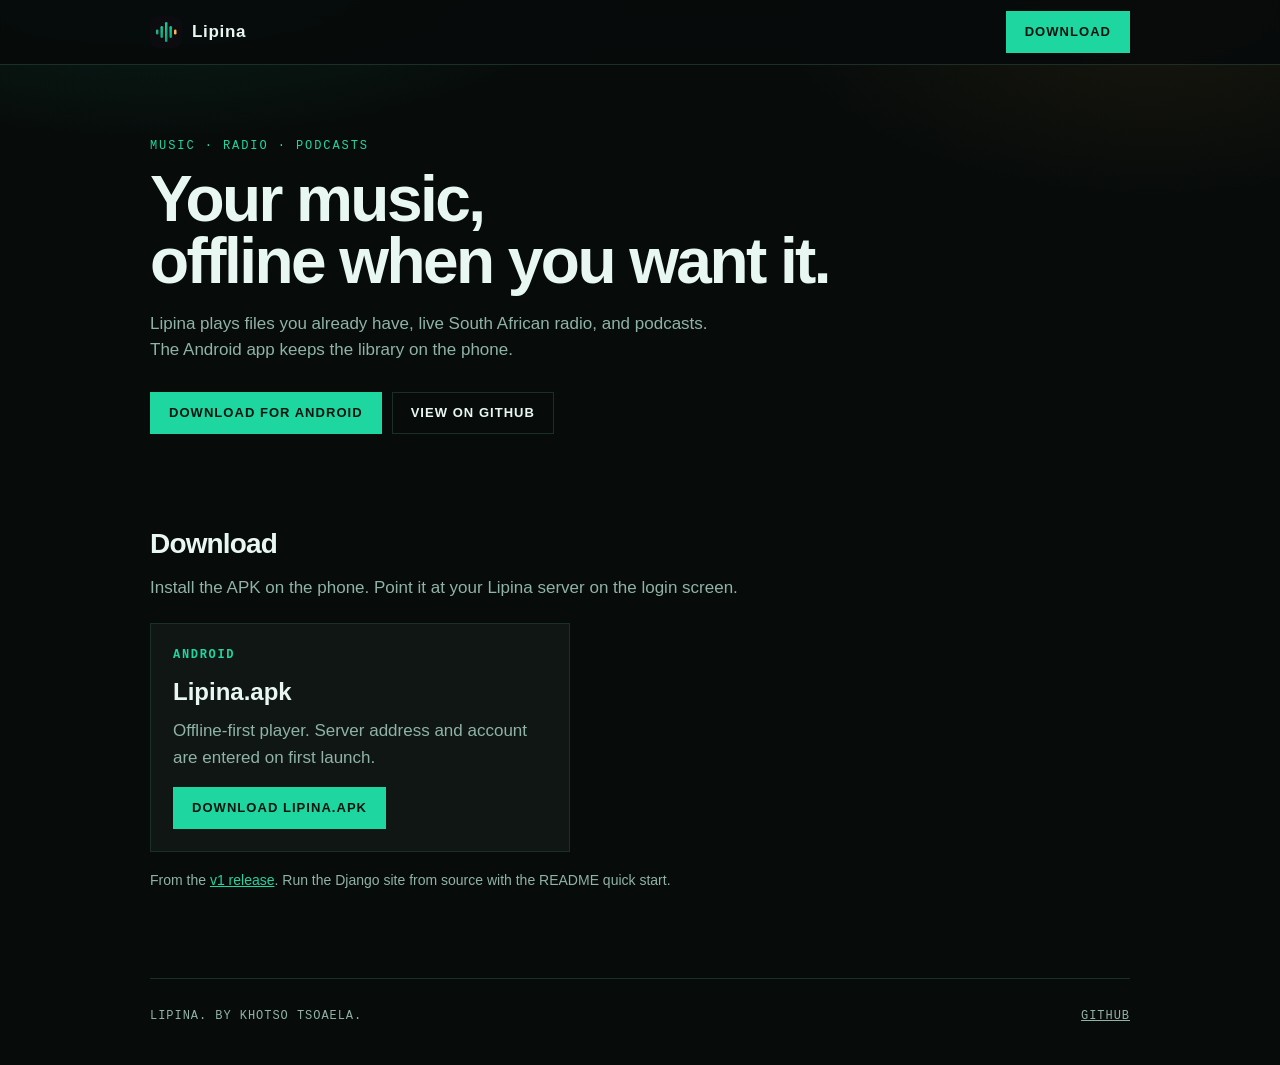
<file: docs/index.html>
<!DOCTYPE html>
<html lang="en">
<head>
  <meta charset="utf-8" />
  <meta name="viewport" content="width=device-width, initial-scale=1" />
  <title>Lipina</title>
  <meta name="description" content="Your music, South African radio, podcasts, and focus tools. Offline when you want it." />
  <link rel="icon" href="logo.svg" type="image/svg+xml" />
  <style>
    :root {
      --ink: #e8f7f1;
      --muted: #8fb3a6;
      --line: #1c2e28;
      --void: #070b0a;
      --card: #0f1613;
      --green: #1ed6a0;
      --green-deep: #0e8f6c;
      --display: "Segoe UI Variable Display", "Segoe UI", sans-serif;
      --mono: Consolas, "Cascadia Mono", monospace;
    }
    * { box-sizing: border-box; }
    body {
      margin: 0;
      color: var(--ink);
      background:
        radial-gradient(900px 420px at 12% -10%, rgba(30, 214, 160, 0.16), transparent 60%),
        radial-gradient(700px 360px at 90% 0%, rgba(255, 181, 71, 0.08), transparent 55%),
        var(--void);
      font: 17px/1.55 var(--display);
    }
    a { color: inherit; }
    img { max-width: 100%; display: block; }
    .wrap { width: min(980px, calc(100% - 40px)); margin: 0 auto; }
    header {
      position: sticky; top: 0; z-index: 3;
      background: rgba(7, 11, 10, 0.9);
      backdrop-filter: blur(10px);
      border-bottom: 1px solid var(--line);
    }
    .nav {
      min-height: 64px;
      display: flex; align-items: center; gap: 18px;
    }
    .brand {
      display: flex; align-items: center; gap: 10px;
      text-decoration: none; font-weight: 700; letter-spacing: 0.04em;
    }
    .brand img { width: 32px; height: 32px; border-radius: 8px; }
    .end { margin-left: auto; }
    .btn {
      display: inline-flex; align-items: center; justify-content: center;
      min-height: 42px; padding: 0 18px;
      text-decoration: none; font-weight: 700; font-size: 13px;
      letter-spacing: 0.08em; text-transform: uppercase;
      color: #04140f; background: var(--green); border: 1px solid transparent;
    }
    .btn.ghost {
      color: var(--ink); background: transparent; border-color: var(--line);
    }
    .btn.ghost:hover { border-color: var(--green); color: var(--green); }
    .hero { padding: 72px 0 40px; }
    .kicker {
      margin: 0 0 12px; color: var(--green);
      font-family: var(--mono); font-size: 12px; letter-spacing: 0.16em;
    }
    h1 {
      margin: 0; font-size: clamp(40px, 6vw, 64px);
      line-height: 0.98; letter-spacing: -0.04em; font-weight: 650;
    }
    .sub { margin: 18px 0 0; color: var(--muted); max-width: 34em; }
    .actions { display: flex; flex-wrap: wrap; gap: 10px; margin-top: 28px; }
    section { padding: 48px 0 72px; }
    h2 { margin: 0 0 10px; font-size: 28px; letter-spacing: -0.03em; }
    .lead { color: var(--muted); margin: 0 0 22px; max-width: 40em; }
    .card {
      background: var(--card); border: 1px solid var(--line);
      padding: 22px; max-width: 420px;
    }
    .card .os {
      font-family: var(--mono); font-size: 12px; letter-spacing: 0.14em;
      text-transform: uppercase; color: var(--green); font-weight: 700;
    }
    .card h3 { margin: 8px 0 8px; font-size: 24px; }
    .card p { margin: 0 0 16px; color: var(--muted); }
    .fine { margin-top: 18px; color: var(--muted); font-size: 14px; }
    .fine a { color: var(--green); }
    footer {
      border-top: 1px solid var(--line); padding: 28px 0 40px;
      color: var(--muted); font-family: var(--mono); font-size: 12px;
      letter-spacing: 0.08em;
      display: flex; justify-content: space-between; gap: 12px; flex-wrap: wrap;
    }
  </style>
</head>
<body>
  <header>
    <div class="wrap nav">
      <a class="brand" href="./"><img src="logo.svg" alt="" /> Lipina</a>
      <div class="end">
        <a class="btn" href="https://github.com/ktsoaela/lipina/releases/download/v1/Lipina.apk">Download</a>
      </div>
    </div>
  </header>

  <main>
    <div class="wrap hero">
      <p class="kicker">MUSIC · RADIO · PODCASTS</p>
      <h1>Your music,<br />offline when you want it.</h1>
      <p class="sub">Lipina plays files you already have, live South African radio, and podcasts. The Android app keeps the library on the phone.</p>
      <div class="actions">
        <a class="btn" href="https://github.com/ktsoaela/lipina/releases/download/v1/Lipina.apk">Download for Android</a>
        <a class="btn ghost" href="https://github.com/ktsoaela/lipina">View on GitHub</a>
      </div>
    </div>

    <section id="run">
      <div class="wrap">
        <h2>Download</h2>
        <p class="lead">Install the APK on the phone. Point it at your Lipina server on the login screen.</p>
        <article class="card">
          <div class="os">Android</div>
          <h3>Lipina.apk</h3>
          <p>Offline-first player. Server address and account are entered on first launch.</p>
          <a class="btn" href="https://github.com/ktsoaela/lipina/releases/download/v1/Lipina.apk">Download Lipina.apk</a>
        </article>
        <p class="fine">From the <a href="https://github.com/ktsoaela/lipina/releases/tag/v1">v1 release</a>. Run the Django site from source with the README quick start.</p>
      </div>
    </section>
  </main>

  <footer class="wrap">
    <span>LIPINA. BY KHOTSO TSOAELA.</span>
    <a href="https://github.com/ktsoaela/lipina">GITHUB</a>
  </footer>
</body>
</html>
</file>
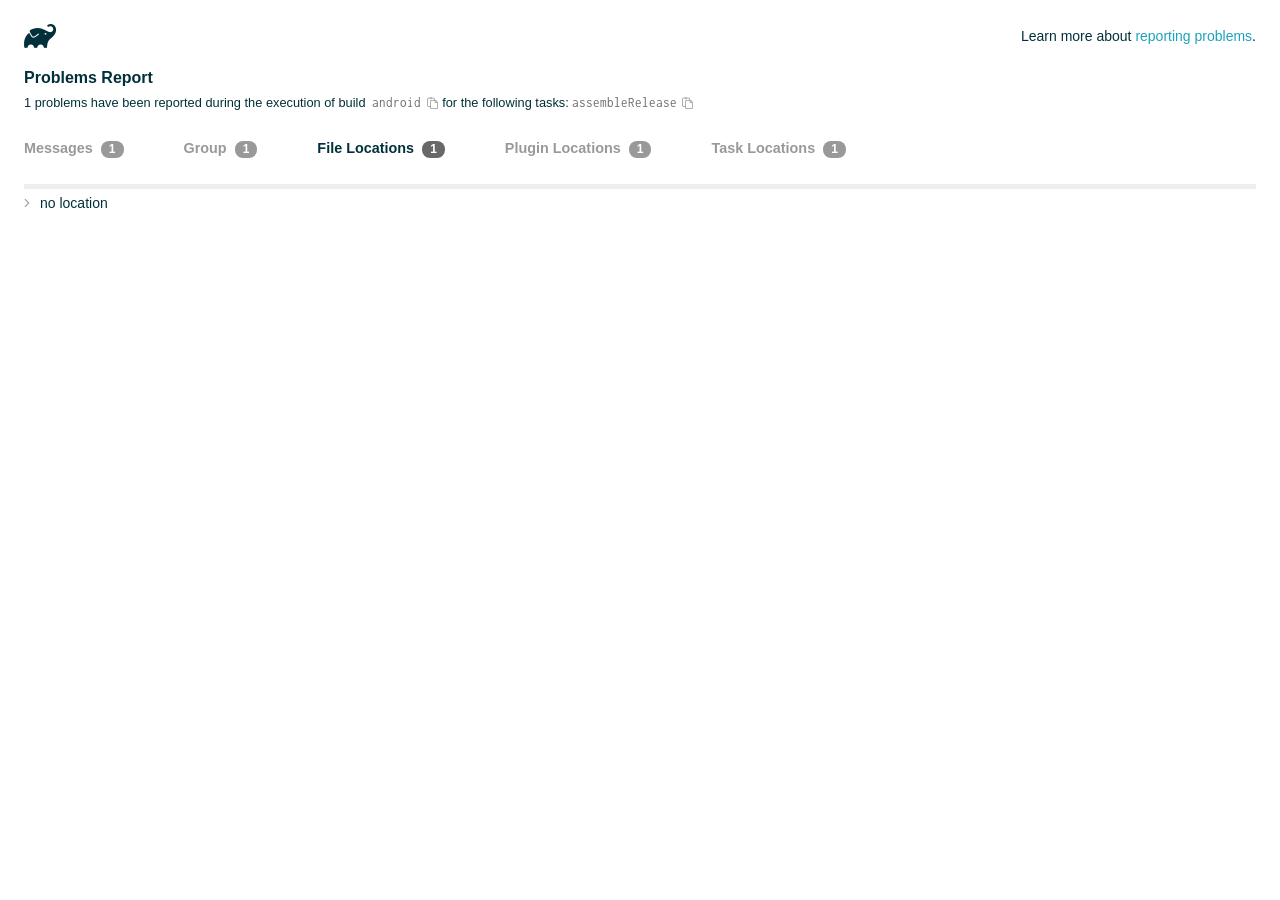
<file: mobile/android/build/reports/problems/problems-report.html>
<!DOCTYPE html>

<html lang="en">
<head>
    <!-- Required meta tags -->
    <meta charset="utf-8">
    <meta name="viewport" content="width=device-width, initial-scale=1, shrink-to-fit=no">

                    <style type="text/css">
                /*! normalize.css v7.0.0 | MIT License | github.com/necolas/normalize.css */
html {
    line-height: 1.15;
    -ms-text-size-adjust: 100%;
    -webkit-text-size-adjust: 100%
}

body {
    margin: 0
}

article, aside, footer, header, nav, section {
    display: block
}

h1 {
    font-size: 2em;
    margin: .67em 0
}

figcaption, figure, main {
    display: block
}

figure {
    margin: 1em 40px
}

hr {
    box-sizing: content-box;
    height: 0;
    overflow: visible
}

pre {
    font-family: monospace, monospace;
    font-size: 1em
}

a {
    background-color: transparent;
    -webkit-text-decoration-skip: objects
}

abbr[title] {
    border-bottom: none;
    text-decoration: underline;
    text-decoration: underline dotted
}

b, strong {
    font-weight: inherit
}

b, strong {
    font-weight: bolder
}

code, kbd, samp {
    font-family: monospace, monospace;
    font-size: 1em
}

dfn {
    font-style: italic
}

mark {
    background-color: #ff0;
    color: #000
}

small {
    font-size: 80%
}

sub, sup {
    font-size: 75%;
    line-height: 0;
    position: relative;
    vertical-align: baseline
}

sub {
    bottom: -.25em
}

sup {
    top: -.5em
}

audio, video {
    display: inline-block
}

audio:not([controls]) {
    display: none;
    height: 0
}

img {
    border-style: none
}

svg:not(:root) {
    overflow: hidden
}

button, input, optgroup, select, textarea {
    font-family: sans-serif;
    font-size: 100%;
    line-height: 1.15;
    margin: 0
}

button, input {
    overflow: visible
}

button, select {
    text-transform: none
}

[type=reset], [type=submit], button, html [type=button] {
    -webkit-appearance: button
}

[type=button]::-moz-focus-inner, [type=reset]::-moz-focus-inner, [type=submit]::-moz-focus-inner, button::-moz-focus-inner {
    border-style: none;
    padding: 0
}

[type=button]:-moz-focusring, [type=reset]:-moz-focusring, [type=submit]:-moz-focusring, button:-moz-focusring {
    outline: 1px dotted ButtonText
}

fieldset {
    padding: .35em .75em .625em
}

legend {
    box-sizing: border-box;
    color: inherit;
    display: table;
    max-width: 100%;
    padding: 0;
    white-space: normal
}

progress {
    display: inline-block;
    vertical-align: baseline
}

textarea {
    overflow: auto
}

[type=checkbox], [type=radio] {
    box-sizing: border-box;
    padding: 0
}

[type=number]::-webkit-inner-spin-button, [type=number]::-webkit-outer-spin-button {
    height: auto
}

[type=search] {
    -webkit-appearance: textfield;
    outline-offset: -2px
}

[type=search]::-webkit-search-cancel-button, [type=search]::-webkit-search-decoration {
    -webkit-appearance: none
}

::-webkit-file-upload-button {
    -webkit-appearance: button;
    font: inherit
}

details, menu {
    display: block
}

summary {
    display: list-item
}

canvas {
    display: inline-block
}

template {
    display: none
}

[hidden] {
    display: none
}

/* configuration cache styles */

.report-wrapper {
    margin: 0;
    padding: 0 24px;
}

.gradle-logo {
    width: 32px;
    height: 24px;
    background-image: url("[data-uri]");
    background-size: contain;
}

.header {
    display: flex;
    flex-wrap: wrap;
    top: 0;
    left: 0;
    width: 100%;
    padding-top: 24px;
    background-color: white;
}

.learn-more {
    margin-left: auto;
    align-self: center;
    font-size: 0.875rem;
    font-weight: normal;
}

.title {
    display: flex;
    align-items: center;
    padding: 18px 0 24px 0;
    flex: 1 0 100%;
}

.content {
    font-size: 0.875rem;
    white-space: nowrap;
}

.content ol:first-of-type {
    margin: 0;
}

.tree-btn {
    cursor: pointer;
    display: inline-block;
    width: 16px;
    height: 16px;
    background-size: contain;
    background-repeat: no-repeat;
    vertical-align: middle;
    margin-top: -0.2em;
}

.tree-btn.collapsed {
    background-image: url('data:image/svg+xml;utf8,<svg xmlns="http://www.w3.org/2000/svg" viewBox="0 0 192 512"><path d="M166.9 264.5l-117.8 116c-4.7 4.7-12.3 4.7-17 0l-7.1-7.1c-4.7-4.7-4.7-12.3 0-17L127.3 256 25.1 155.6c-4.7-4.7-4.7-12.3 0-17l7.1-7.1c4.7-4.7 12.3-4.7 17 0l117.8 116c4.6 4.7 4.6 12.3-.1 17z" fill="%23999999" stroke="%23999999"/></svg>');
}

.tree-btn.expanded {
    background-image: url('data:image/svg+xml;utf8,<svg xmlns="http://www.w3.org/2000/svg" viewBox="0 0 256 512"><path d="M119.5 326.9L3.5 209.1c-4.7-4.7-4.7-12.3 0-17l7.1-7.1c4.7-4.7 12.3-4.7 17 0L128 287.3l100.4-102.2c4.7-4.7 12.3-4.7 17 0l7.1 7.1c4.7 4.7 4.7 12.3 0 17L136.5 327c-4.7 4.6-12.3 4.6-17-.1z" fill="%23999999" stroke="%23999999"/></svg>');
}

ul .tree-btn {
    margin-right: 3px;
}

.leaf-icon {
    display: inline-block;
    width: 16px;
    height: 16px;
    background-image: url('data:image/svg+xml;utf8,<svg xmlns="http://www.w3.org/2000/svg" viewBox="0 0 256 512"><path d="M32 256 H224" stroke="%23999999" stroke-width="48" stroke-linecap="round"/></svg>');
    background-size: contain;
    background-repeat: no-repeat;
    vertical-align: middle;
    margin-top: -0.2em;
}

.invisible-text {
    user-select: all; /* Allow the text to be selectable */
    color: transparent; /* Hide the text */
    text-indent: -9999px; /* Move the text out of view */
    position: relative;
    white-space: pre; /* Preserve meaningful whitespace in the invisible text for copying */
}

.text-for-copy {
    display: inline-block;
}

.enum-icon {
    display: inline-block;
    width: 16px;
    height: 16px;
    background-image: url('data:image/svg+xml;utf8,<svg xmlns="http://www.w3.org/2000/svg" viewBox="0 0 1024 1024"><circle cx="512" cy="512" r="200" /></svg>');
    background-size: contain;
    background-repeat: no-repeat;
    vertical-align: middle;
    margin-inline-start: 0.5ex;
    margin-inline-end: 0.5ex;
    margin-top: -0.2em;
}

.error-icon {
    display: inline-block;
    width: 16px;
    height: 16px;
    background-image: url('data:image/svg+xml;utf8,<svg xmlns="http://www.w3.org/2000/svg" viewBox="0 0 320 512"><path d="M193.94 256L296.5 153.44l21.15-21.15c3.12-3.12 3.12-8.19 0-11.31l-22.63-22.63c-3.12-3.12-8.19-3.12-11.31 0L160 222.06 36.29 98.34c-3.12-3.12-8.19-3.12-11.31 0L2.34 120.97c-3.12 3.12-3.12 8.19 0 11.31L126.06 256 2.34 379.71c-3.12 3.12-3.12 8.19 0 11.31l22.63 22.63c3.12 3.12 8.19 3.12 11.31 0L160 289.94 262.56 392.5l21.15 21.15c3.12 3.12 8.19 3.12 11.31 0l22.63-22.63c3.12-3.12 3.12-8.19 0-11.31L193.94 256z" fill="%23FC461E" stroke="%23FC461E"/></svg>');
    background-size: contain;
    background-repeat: no-repeat;
    vertical-align: middle;
    margin-inline-start: 0.5ex;
    margin-inline-end: 0.5ex;
    margin-top: -0.2em;
}

.advice-icon {
    display: inline-block;
    width: 16px;
    height: 16px;
    background-image: url('data:image/svg+xml;utf8,<svg width="800px" height="800px" viewBox="-4.93 0 122.88 122.88" version="1.1" id="Layer_1" xmlns="http://www.w3.org/2000/svg" xmlns:xlink="http://www.w3.org/1999/xlink"  style="enable-background:new 0 0 113.01 122.88" xml:space="preserve"><g><path d="M44.13,102.06c-1.14,0.03-2.14-0.81-2.3-1.96c-0.17-1.2,0.64-2.31,1.82-2.54c-1.3-7.37-4.85-11.43-8.6-15.72 c-2.92-3.34-5.95-6.81-8.34-11.92c-2.35-5.03-3.64-10.23-3.6-15.63c0.05-5.4,1.42-10.96,4.4-16.71c0.02-0.04,0.04-0.07,0.06-0.11 l0,0c3.91-6.62,9.38-11.04,15.47-13.52c5.11-2.09,10.66-2.8,16.1-2.3c5.42,0.5,10.73,2.2,15.37,4.94 c5.9,3.49,10.75,8.67,13.42,15.21c1.44,3.54,2.42,7.49,2.54,11.82c0.12,4.31-0.62,8.96-2.61,13.88 c-2.66,6.59-6.18,10.68-9.47,14.51c-3.03,3.53-5.85,6.81-7.42,11.84c0.89,0.21,1.59,0.94,1.73,1.9c0.17,1.24-0.7,2.39-1.94,2.56 l-0.77,0.11c-0.14,1.09-0.23,2.26-0.27,3.51l0.25-0.04c1.24-0.17,2.39,0.7,2.56,1.94c0.17,1.24-0.7,2.39-1.94,2.56l-0.78,0.11 c0.01,0.15,0.02,0.3,0.03,0.45l0,0c0.07,0.88,0.08,1.73,0.03,2.54l0.13-0.02c1.25-0.15,2.38,0.74,2.54,1.98 c0.15,1.25-0.74,2.38-1.98,2.54l-1.68,0.21c-1.2,3.11-3.34,5.48-5.87,6.94c-1.74,1.01-3.67,1.59-5.61,1.71 c-1.97,0.12-3.96-0.25-5.78-1.13c-2.08-1.02-3.94-2.71-5.29-5.14c-0.65-0.33-1.13-0.97-1.23-1.75c-0.04-0.31-0.01-0.61,0.07-0.89 c-0.39-1.16-0.68-2.43-0.87-3.83l-0.07,0.01c-1.24,0.17-2.39-0.7-2.56-1.94c-0.17-1.24,0.7-2.39,1.94-2.56l0.54-0.08 C44.19,104.32,44.18,103.16,44.13,102.06L44.13,102.06z M2.18,58.86C1.01,58.89,0.04,57.98,0,56.81c-0.04-1.17,0.88-2.14,2.05-2.18 l8.7-0.3c1.17-0.04,2.14,0.88,2.18,2.05c0.04,1.17-0.88,2.14-2.05,2.18L2.18,58.86L2.18,58.86z M110.68,50.25 c1.16-0.12,2.2,0.73,2.32,1.89c0.12,1.16-0.73,2.2-1.89,2.32l-8.66,0.91c-1.16,0.12-2.2-0.73-2.32-1.89 c-0.12-1.16,0.73-2.2,1.89-2.32L110.68,50.25L110.68,50.25z M94.91,14.78c0.65-0.97,1.96-1.23,2.93-0.58 c0.97,0.65,1.23,1.96,0.58,2.93l-4.84,7.24c-0.65,0.97-1.96,1.23-2.93,0.58c-0.97-0.65-1.23-1.96-0.58-2.93L94.91,14.78 L94.91,14.78z M57.63,2.06c0.03-1.17,1-2.09,2.16-2.06c1.17,0.03,2.09,1,2.06,2.16l-0.22,8.7c-0.03,1.17-1,2.09-2.16,2.06 c-1.17-0.03-2.09-1-2.06-2.16L57.63,2.06L57.63,2.06z M13.88,15.53c-0.86-0.8-0.9-2.14-0.11-2.99c0.8-0.86,2.14-0.9,2.99-0.11 l6.37,5.94c0.86,0.8,0.9,2.14,0.11,2.99c-0.8,0.86-2.14,0.9-2.99,0.11L13.88,15.53L13.88,15.53z M47.88,96.95l18.49-2.63 c1.59-6.7,5.05-10.73,8.8-15.08c3.08-3.58,6.36-7.4,8.76-13.34c1.76-4.35,2.41-8.43,2.31-12.19c-0.1-3.75-0.96-7.21-2.24-10.34 c-2.3-5.63-6.51-10.11-11.65-13.15c-4.11-2.43-8.8-3.94-13.59-4.37c-4.77-0.44-9.64,0.19-14.13,2.02 c-5.26,2.15-9.99,5.97-13.39,11.72c-2.64,5.12-3.86,10.02-3.9,14.73c-0.04,4.74,1.11,9.33,3.2,13.8c2.13,4.56,4.97,7.8,7.69,10.92 C42.47,83.9,46.48,88.49,47.88,96.95L47.88,96.95z M65.62,99.02l-17.27,2.45c0.05,1.1,0.07,2.25,0.05,3.47l17.05-2.42 C65.47,101.29,65.52,100.12,65.62,99.02L65.62,99.02z M48.49,109.52c0.12,0.92,0.3,1.76,0.53,2.54l16.55-2.04 c0.11-0.86,0.13-1.77,0.05-2.74l0,0l0-0.02l-0.01-0.17L48.49,109.52L48.49,109.52z M51.37,116.36c0.64,0.67,1.35,1.19,2.1,1.55 c1.15,0.56,2.42,0.79,3.67,0.72c1.29-0.08,2.57-0.47,3.74-1.15c1.1-0.64,2.09-1.53,2.88-2.65L51.37,116.36L51.37,116.36z"/></g></svg>');
    background-size: contain;
    background-repeat: no-repeat;
    vertical-align: middle;
    margin-inline-start: 0.5ex;
    margin-inline-end: 0.5ex;
    margin-top: -0.2em;
}

.warning-icon {
    display: inline-block;
    width: 13px;
    height: 13px;
    background-image: url('data:image/svg+xml;utf8,<svg xmlns="http://www.w3.org/2000/svg" viewBox="0 0 576 512"><path d="M270.2 160h35.5c3.4 0 6.1 2.8 6 6.2l-7.5 196c-.1 3.2-2.8 5.8-6 5.8h-20.5c-3.2 0-5.9-2.5-6-5.8l-7.5-196c-.1-3.4 2.6-6.2 6-6.2zM288 388c-15.5 0-28 12.5-28 28s12.5 28 28 28 28-12.5 28-28-12.5-28-28-28zm281.5 52L329.6 24c-18.4-32-64.7-32-83.2 0L6.5 440c-18.4 31.9 4.6 72 41.6 72H528c36.8 0 60-40 41.5-72zM528 480H48c-12.3 0-20-13.3-13.9-24l240-416c6.1-10.6 21.6-10.7 27.7 0l240 416c6.2 10.6-1.5 24-13.8 24z" fill="%23DEAD22" stroke="%23DEAD22"/></svg>');
    background-size: contain;
    background-repeat: no-repeat;
    vertical-align: middle;
    margin-inline-start: 0.3ex;
    margin-inline-end: 1.1ex;
    margin-top: -0.1em;
}

.documentation-button {
    cursor: pointer;
    display: inline-block;
    width: 13px;
    height: 13px;
    background-image: url('data:image/svg+xml;utf8,<svg xmlns="http://www.w3.org/2000/svg" viewBox="0 0 512 512"><path d="M256 340c-15.464 0-28 12.536-28 28s12.536 28 28 28 28-12.536 28-28-12.536-28-28-28zm7.67-24h-16c-6.627 0-12-5.373-12-12v-.381c0-70.343 77.44-63.619 77.44-107.408 0-20.016-17.761-40.211-57.44-40.211-29.144 0-44.265 9.649-59.211 28.692-3.908 4.98-11.054 5.995-16.248 2.376l-13.134-9.15c-5.625-3.919-6.86-11.771-2.645-17.177C185.658 133.514 210.842 116 255.67 116c52.32 0 97.44 29.751 97.44 80.211 0 67.414-77.44 63.849-77.44 107.408V304c0 6.627-5.373 12-12 12zM256 40c118.621 0 216 96.075 216 216 0 119.291-96.61 216-216 216-119.244 0-216-96.562-216-216 0-119.203 96.602-216 216-216m0-32C119.043 8 8 119.083 8 256c0 136.997 111.043 248 248 248s248-111.003 248-248C504 119.083 392.957 8 256 8z" fill="%23999999" stroke="%23999999"/></svg>');
    background-size: contain;
    background-repeat: no-repeat;
    vertical-align: middle;
    margin-inline-start: 0.5ex;
    margin-inline-end: 0.5ex;
    margin-top: -0.2em;
}

.documentation-button::selection {
    color: transparent;
}

.documentation-button:hover {
    color: transparent;
}

.copy-button {
    cursor: pointer;
    display: inline-block;
    width: 12px;
    height: 12px;
    background-image: url('data:image/svg+xml;utf8,<svg xmlns="http://www.w3.org/2000/svg" viewBox="0 0 448 512"><path d="M433.941 193.941l-51.882-51.882A48 48 0 0 0 348.118 128H320V80c0-26.51-21.49-48-48-48h-66.752C198.643 13.377 180.858 0 160 0s-38.643 13.377-45.248 32H48C21.49 32 0 53.49 0 80v288c0 26.51 21.49 48 48 48h80v48c0 26.51 21.49 48 48 48h224c26.51 0 48-21.49 48-48V227.882a48 48 0 0 0-14.059-33.941zm-22.627 22.627a15.888 15.888 0 0 1 4.195 7.432H352v-63.509a15.88 15.88 0 0 1 7.431 4.195l51.883 51.882zM160 30c9.941 0 18 8.059 18 18s-8.059 18-18 18-18-8.059-18-18 8.059-18 18-18zM48 384c-8.822 0-16-7.178-16-16V80c0-8.822 7.178-16 16-16h66.752c6.605 18.623 24.389 32 45.248 32s38.643-13.377 45.248-32H272c8.822 0 16 7.178 16 16v48H176c-26.51 0-48 21.49-48 48v208H48zm352 96H176c-8.822 0-16-7.178-16-16V176c0-8.822 7.178-16 16-16h144v72c0 13.2 10.8 24 24 24h72v208c0 8.822-7.178 16-16 16z" fill="%23999999" stroke="%23999999"/></svg>');
    background-size: contain;
    background-repeat: no-repeat;
    vertical-align: middle;
    margin-inline-start: 0.5ex;
    margin-top: -0.2em;
}

.groups{
    display: flex;
    border-bottom: 1px solid #EDEEEF;
    flex: 1 0 100%;
}

.uncategorized {
    display: flex;
    border-top: 4px solid #EDEEEF;
    flex: 1 0 100%;
}

.group-selector {
    padding: 0 52px 24px 0;
    font-size: 0.9rem;
    font-weight: bold;
    color: #999999;
    cursor: pointer;
}

.group-selector__count {
    margin: 0 8px;
    border-radius: 8px;
    background-color: #999;
    color: #fff;
    padding: 1px 8px 2px;
    font-size: 0.75rem;
}

.group-selector--active {
    color: #02303A;
    cursor: auto;
}

.group-selector--active .group-selector__count {
    background-color: #686868;
}

.group-selector--disabled {
    cursor: not-allowed;
}

.accordion-header {
    cursor: pointer;
}

.container {
    padding-left: 0.5em;
    padding-right: 0.5em;
}

.stacktrace {
    border-radius: 4px;
    overflow-x: auto;
    padding: 0.5rem;
    margin-bottom: 0;
    min-width: 1000px;
}

/* Lato (bold, regular) */
@font-face {
    font-display: swap;
    font-family: Lato;
    font-weight: 500;
    font-style: normal;
    src: url("https://assets.gradle.com/lato/fonts/lato-semibold/lato-semibold.woff2") format("woff2"),
    url("https://assets.gradle.com/lato/fonts/lato-semibold/lato-semibold.woff") format("woff");
}

@font-face {
    font-display: swap;
    font-family: Lato;
    font-weight: bold;
    font-style: normal;
    src: url("https://assets.gradle.com/lato/fonts/lato-bold/lato-bold.woff2") format("woff2"),
    url("https://assets.gradle.com/lato/fonts/lato-bold/lato-bold.woff") format("woff");
}

* {
    -webkit-box-sizing: border-box;
    -moz-box-sizing: border-box;
    box-sizing: border-box;
}

html,
body {
    margin: 0;
    padding: 0;
}

html {
    font-family: "Lato", "Helvetica Neue", Arial, sans-serif;
    font-size: 16px;
    font-weight: 400;
    line-height: 1.5;
}

body {
    color: #02303A;
    background-color: #ffffff;
    -webkit-text-size-adjust: 100%;
    -ms-text-size-adjust: 100%;
    -webkit-font-smoothing: antialiased;
}


/* typography */
h1, h2, h3, h4, h5, h6 {
    color: #02303A;
    text-rendering: optimizeLegibility;
    margin: 0;
}

h1 {
    font-size: 1rem;
}

h2 {
    font-size: 0.9rem;
}

h3 {
    font-size: 1.125rem;
}

h4, h5, h6 {
    font-size: 0.875rem;
}

h1 code {
    font-weight: bold;
}

ul, ol, dl {
    list-style-position: outside;
    line-height: 1.6;
    padding: 0;
    margin: 0 0 0 20px;
    list-style-type: none;
}

li {
    line-height: 2;
}

a {
    color: #1DA2BD;
    text-decoration: none;
    transition: all 0.3s ease, visibility 0s;
}

a:hover {
    color: #35c1e4;
}

/* code */
code, pre {
    font-family: Inconsolata, Monaco, "Courier New", monospace;
    font-style: normal;
    font-variant-ligatures: normal;
    font-variant-caps: normal;
    font-variant-numeric: normal;
    font-variant-east-asian: normal;
    font-weight: normal;
    font-stretch: normal;
    color: #686868;
}

*:not(pre) > code {
    letter-spacing: 0;
    padding: 0.1em 0.5ex;
    text-rendering: optimizeSpeed;
    word-spacing: -0.15em;
    word-wrap: break-word;
}

pre {
    font-size: 0.75rem;
    line-height: 1.8;
    margin-top: 0;
    margin-bottom: 1.5em;
    padding: 1rem;
}

pre code {
    background-color: transparent;
    color: inherit;
    line-height: 1.8;
    font-size: 100%;
    padding: 0;
}

a code {
    color: #1BA8CB;
}

pre.code, pre.programlisting, pre.screen, pre.tt {
    background-color: #f7f7f8;
    border-radius: 4px;
    font-size: 1em;
    line-height: 1.45;
    margin-bottom: 1.25em;
    overflow-x: auto;
    padding: 1rem;
}

li em, p em {
    padding: 0 1px;
}

code em, tt em {
    text-decoration: none;
}

code + .copy-button {
    margin-inline-start: 0.2ex;
}

.java-exception {
    font-size: 0.75rem;
    padding-left: 24px;
}

.java-exception ul {
    margin: 0;
    line-height: inherit;
}

.java-exception code {
    white-space: pre;
}

.java-exception-part-toggle {
    user-select: none;
    cursor: pointer;
    border-radius: 2px;
    padding: 0.1em 0.2em;
    background: azure;
    color: #686868;
}

                </style>
    <!-- Inconsolata is used as a default monospace font in the report. -->
    <link rel="stylesheet" href="https://fonts.googleapis.com/css?family=Inconsolata:400,700" />

    <title>Gradle Configuration Cache</title>
</head>
<body>

<div id="playground"></div>

<div class="report" id="report">
    Loading...
</div>

<script type="text/javascript">
function configurationCacheProblems() { return (
// begin-report-data
{"diagnostics":[{"locations":[{"pluginId":"kotlin-android"}],"problem":[{"text":"Deprecated 'org.jetbrains.kotlin.android' plugin usage"}],"severity":"WARNING","problemDetails":[{"text":"The 'org.jetbrains.kotlin.android' plugin in project ':app' is no longer required for Kotlin support since AGP 9.0."}],"contextualLabel":"Deprecated 'org.jetbrains.kotlin.android' plugin usage","documentationLink":"https://kotl.in/gradle/agp-built-in-kotlin","problemId":[{"name":"kgp:deprecation","displayName":"Kotlin Gradle Plugin Deprecation"},{"name":"kotlin","displayName":"Kotlin"},{"name":"deprecated-kotlin-android-plugin","displayName":"Deprecated 'org.jetbrains.kotlin.android' plugin usage"}],"solutions":[[{"text":"Remove both `android.builtInKotlin=true` and `android.newDsl=false` from `gradle.properties`, then migrate to built-in Kotlin."}]]}],"problemsReport":{"totalProblemCount":1,"buildName":"android","requestedTasks":"assembleRelease","documentationLink":"https://docs.gradle.org/9.3.1/userguide/reporting_problems.html","documentationLinkCaption":"Problem report","summaries":[]}}
// end-report-data
);}
</script>
                <script type="text/javascript">
                !function(n,t){"object"==typeof exports&&"object"==typeof module?module.exports=t():"function"==typeof define&&define.amd?define([],t):"object"==typeof exports?exports["configuration-cache-report"]=t():n["configuration-cache-report"]=t()}(globalThis,()=>{return void 0===Math.imul&&(Math.imul=function(n,t){return(4294901760&n)*(65535&t)+(65535&n)*(0|t)|0}),void 0===ArrayBuffer.isView&&(ArrayBuffer.isView=function(n){return null!=n&&null!=n.__proto__&&n.__proto__.__proto__===Int8Array.prototype.__proto__}),void 0===Array.prototype.fill&&Object.defineProperty(Array.prototype,"fill",{value:function(n){if(null==this)throw new TypeError("this is null or not defined");for(var t=Object(this),r=t.length>>>0,i=0|arguments[1],e=i<0?Math.max(r+i,0):Math.min(i,r),u=arguments[2],o=void 0===u?r:0|u,a=o<0?Math.max(r+o,0):Math.min(o,r);e<a;)t[e]=n,e++;return t}}),[Int8Array,Int16Array,Uint16Array,Int32Array,Float32Array,Float64Array].forEach(function(n){void 0===n.prototype.fill&&Object.defineProperty(n.prototype,"fill",{value:Array.prototype.fill})}),void 0===Math.clz32&&(Math.clz32=(n=Math.log,t=Math.LN2,function(r){var i=r>>>0;return 0===i?32:31-(n(i)/t|0)|0})),globalThis["org.gradle.buildtool.internal:configuration-cache-report"]=function(n){"use strict";var t,r,i,e,u,o,a,f,s,c,h,l,_,v,g,d,w,b,m,p,k,y,q,j,B,C,x,P,S,I,z,T,L,E,M,N,A,F,D,O,R,H,$,G,U,Q,V,W,Y,K,Z,J,X,nn,tn,rn,en,un,on,an,fn,sn,cn,hn,ln,_n,vn,gn,dn,wn,bn,mn,pn,kn,yn,qn,jn,Bn,Cn,xn,Pn,Sn,In,zn,Tn,Ln=Math.imul,En=ArrayBuffer.isView,Mn=Math.clz32;function Nn(){}function An(){}function Fn(){}function Dn(n,t){if(!(t>=0))throw ue($t("Requested element count "+t+" is less than zero."));return function(n,t){if(!(t>=0))throw ue($t("Requested element count "+t+" is less than zero."));if(0===t)return ou();if(t>=n.length)return function(n){switch(n.length){case 0:return ou();case 1:return $r(n[0]);default:return function(n){return oi(function(n,t){return new hu(n,t=t!==b&&t)}(n))}(n)}}(n);if(1===t)return $r(n[0]);var r=0,i=ui(t),e=0,u=n.length;n:for(;e<u;){var o=n[e];if(e=e+1|0,i.h(o),(r=r+1|0)===t)break n}return i}(n,tt(n.length-t|0,0))}function On(n,t,r,i,e,u,o){return t=t===b?", ":t,r=r===b?"":r,i=i===b?"":i,e=e===b?-1:e,u=u===b?"...":u,o=o===b?null:o,function(n,t,r,i,e,u,o,a){r=r===b?", ":r,i=i===b?"":i,e=e===b?"":e,u=u===b?-1:u,o=o===b?"...":o,a=a===b?null:a,t.i(i);var f=0,s=0,c=n.length;n:for(;s<c;){var h=n[s];if(s=s+1|0,(f=f+1|0)>1&&t.i(r),!(u<0||f<=u))break n;Tu(t,h,a)}return u>=0&&f>u&&t.i(o),t.i(e),t}(n,Le(),t,r,i,e,u,o).toString()}function Rn(n){return n.length-1|0}function Hn(n,t,r,i,e,u,o){return t=t===b?", ":t,r=r===b?"":r,i=i===b?"":i,e=e===b?-1:e,u=u===b?"...":u,o=o===b?null:o,$n(n,Le(),t,r,i,e,u,o).toString()}function $n(n,t,r,i,e,u,o,a){r=r===b?", ":r,i=i===b?"":i,e=e===b?"":e,u=u===b?-1:u,o=o===b?"...":o,a=a===b?null:a,t.i(i);var f=0,s=n.j();n:for(;s.k();){var c=s.l();if((f=f+1|0)>1&&t.i(r),!(u<0||f<=u))break n;Tu(t,c,a)}return u>=0&&f>u&&t.i(o),t.i(e),t}function Gn(n){return new nt(n)}function Un(n){if(n.m())throw we("List is empty.");return n.n(0)}function Qn(n){if(zr(n,vt)){var t;switch(n.o()){case 0:t=ou();break;case 1:t=$r(zr(n,_t)?n.n(0):n.j().l());break;default:t=Vn(n)}return t}return au(Zn(n))}function Vn(n){return oi(n)}function Wn(n){if(zr(n,vt)&&n.o()<=1)return Qn(n);var t=Zn(n);return function(n){var t=(n.o()/2|0)-1|0;if(t<0)return k;var r=fu(n),i=0;if(i<=t)do{var e=i;i=i+1|0;var u=n.n(e);n.z1(e,n.n(r)),n.z1(r,u),r=r-1|0}while(e!==t)}(t),t}function Yn(n,t){if(!(t>=0))throw ue($t("Requested element count "+t+" is less than zero."));return function(n,t){if(!(t>=0))throw ue($t("Requested element count "+t+" is less than zero."));if(0===t)return ou();if(zr(n,vt)){if(t>=n.o())return Qn(n);if(1===t)return $r(function(n){if(zr(n,_t))return Un(n);var t=n.j();if(!t.k())throw we("Collection is empty.");return t.l()}(n))}var r=0,i=ui(t),e=n.j();n:for(;e.k();){var u=e.l();if(i.h(u),(r=r+1|0)===t)break n}return au(i)}(n,tt(n.o()-t|0,0))}function Kn(n,t){if(!(t>=0))throw ue($t("Requested element count "+t+" is less than zero."));if(0===t)return ou();var r=n.o();if(t>=r)return Qn(n);if(1===t)return $r(Jn(n));var i=ui(t);if(zr(n,Yi)){var e=r-t|0;if(e<r)do{var u=e;e=e+1|0,i.h(n.n(u))}while(e<r)}else for(var o=n.p(r-t|0);o.k();){var a=o.l();i.h(a)}return i}function Zn(n){return zr(n,vt)?Vn(n):Xn(n,ei())}function Jn(n){if(n.m())throw we("List is empty.");return n.n(fu(n))}function Xn(n,t){for(var r=n.j();r.k();){var i=r.l();t.h(i)}return t}function nt(n){this.r_1=n}function tt(n,t){return n<t?t:n}function rt(n,t){return n>t?t:n}function it(n,t){return E.u(n,t,-1)}function et(n,t){return new bu(n,t)}function ut(n){var t=n.j();if(!t.k())return ou();var r=t.l();if(!t.k())return $r(r);var i=ei();for(i.h(r);t.k();)i.h(t.l());return i}function ot(n){this.v_1=n}function at(n,t){this.w_1=n,this.x_1=t}function ft(n){return n}function st(n,t){return n-t|0}function ct(n){return n}function ht(n){return String.fromCharCode(n)}function lt(){}function _t(){}function vt(){}function gt(){}function dt(){}function wt(){}function bt(){}function mt(n,t){this.g1_1=n,this.h1_1=t}function pt(n){var t=null==n?null:$t(n);return null==t?"null":t}function kt(){t=this,this.j1_1=new yt(0,-2147483648),this.k1_1=new yt(-1,2147483647),this.l1_1=8,this.m1_1=64}function yt(n,r){null==t&&new kt,Fn.call(this),this.n1_1=n,this.o1_1=r}function qt(n){var t=n>>5,r=new Int32Array(t+1|0),i=1<<(31&n);return r[t]=r[t]|i,r}function jt(){}function Bt(n){this.y1_1=n,this.x1_1=0}function Ct(){return It(),r}function xt(){return It(),i}function Pt(){return It(),e}function St(){return It(),u}function It(){a||(a=!0,r=new ArrayBuffer(8),i=new Float64Array(Ct()),new Float32Array(Ct()),e=new Int32Array(Ct()),xt()[0]=-1,u=0!==Pt()[0]?1:0,o=1-St()|0)}function zt(n,t){return Tt(n)?Lt(n,t):n.b(t)}function Tt(n){return"string"==typeof n}function Lt(n,t){return n.charCodeAt(t)}function Et(n){return Tt(n)?n.length:n.a()}function Mt(n,t,r){return Tt(n)?Re(n,t,r):n.c(t,r)}function Nt(n){return $t(n)}function At(n,t){var r;switch(typeof n){case"number":r="number"==typeof t?Ft(n,t):t instanceof yt?Ft(n,t.v1()):Dt(n,t);break;case"string":case"boolean":r=Dt(n,t);break;default:r=function(n,t){return n.d(t)}(n,t)}return r}function Ft(n,t){var r;if(n<t)r=-1;else if(n>t)r=1;else if(n===t){var i;if(0!==n)i=0;else{var e=1/n;i=e===1/t?0:e<0?-1:1}r=i}else r=n!=n?t!=t?0:1:-1;return r}function Dt(n,t){return n<t?-1:n>t?1:0}function Ot(n){if(!("kotlinHashCodeValue$"in n)){var t=Rt(),r=new Object;r.value=t,r.enumerable=!1,Object.defineProperty(n,"kotlinHashCodeValue$",r)}return n.kotlinHashCodeValue$}function Rt(){return 4294967296*Math.random()|0}function Ht(n){return n=n===b?null:n,Object.create(n)}function $t(n){return null==n?"null":function(n){return t=n,Array.isArray(t)||En(n);var t}(n)?"[...]":"function"!=typeof n.toString?function(n){return Object.prototype.toString.call(n)}(n):n.toString()}function Gt(n){if(null==n)return 0;var t,r=typeof n;switch(r){case"object":t="function"==typeof n.hashCode?n.hashCode():Ot(n);break;case"function":t=Ot(n);break;case"number":t=function(n){return It(),(0|n)===n?Sr(n):(xt()[0]=n,Ln(Pt()[(It(),o)],31)+Pt()[St()]|0)}(n);break;case"boolean":t=Ut(n);break;case"string":t=Qt(String(n));break;case"bigint":t=function(n){for(var t=BigInt(32),r=BigInt(4294967295),i=n<0?-n:n,e=0,u=n<0?-1:1;0!=i;){var o=Number(i&r);e=Ln(31,e)+o|0,i>>=t}return Ln(e,u)}(n);break;case"symbol":t=function(n){var t,r=(t=n,Symbol.keyFor(t)!=b?(f===b&&(f=new Map),f):(s===b&&(s=new WeakMap),s)),i=r.get(n);if(i!==b)return i;var e=Rt();return r.set(n,e),e}(n);break;default:t=function(){throw new Error("Unexpected typeof `"+r+"`")}()}return t}function Ut(n){return n?1231:1237}function Qt(n){var t=0,r=0,i=n.length-1|0;if(r<=i)do{var e=r;r=r+1|0;var u=n.charCodeAt(e);t=Ln(t,31)+u|0}while(e!==i);return t}function Vt(n,t){return null==n?null==t:null!=t&&("object"==typeof n&&"function"==typeof n.equals?n.equals(t):n!=n?t!=t:"number"==typeof n&&"number"==typeof t?n===t&&(0!==n||1/n==1/t):n===t)}function Wt(n,t){null!=Error.captureStackTrace?Error.captureStackTrace(n,t):n.stack=(new Error).stack}function Yt(n){return n.prototype}function Kt(n){return n===b}function Zt(n,t,r){Jt(n,"message",function(n,t){var r;if(Kt(n)){var i;if(Kt(t))i=n;else{var e=null==t?null:t.toString();i=null==e?b:e}r=i}else r=null==n?b:n;return r}(t,r)),Jt(n,"cause",r),Jt(n,"name",Object.getPrototypeOf(n).constructor.name)}function Jt(n,t,r){Object.defineProperty(n,t,{configurable:!0,writable:!0,value:r})}function Xt(n){var t;return null==n?function(){throw Ce()}():t=n,t}function nr(){throw Pe()}function tr(){throw Ie()}function rr(){return qr(),c}function ir(){return qr(),h}function er(){return qr(),l}function ur(){return qr(),v}function or(){return qr(),g}function ar(n,t){if(qr(),_r(n,t))return 0;var r=gr(n),i=gr(t);return r&&!i?-1:!r&&i?1:gr(sr(n,t))?-1:1}function fr(n,t){qr();var r=n.o1_1>>>16|0,i=65535&n.o1_1,e=n.n1_1>>>16|0,u=65535&n.n1_1,o=t.o1_1>>>16|0,a=65535&t.o1_1,f=t.n1_1>>>16|0,s=0,c=0,h=0,l=0;return s=(s=s+((c=(c=c+((h=(h=h+((l=l+(u+(65535&t.n1_1)|0)|0)>>>16|0)|0)+(e+f|0)|0)>>>16|0)|0)+(i+a|0)|0)>>>16|0)|0)+(r+o|0)|0,new yt((h&=65535)<<16|(l&=65535),(s&=65535)<<16|(c&=65535))}function sr(n,t){return qr(),fr(n,t.s1())}function cr(n,t){if(qr(),dr(n))return rr();if(dr(t))return rr();if(_r(n,ur()))return wr(t)?ur():rr();if(_r(t,ur()))return wr(n)?ur():rr();if(gr(n))return gr(t)?cr(br(n),br(t)):br(cr(br(n),t));if(gr(t))return br(cr(n,br(t)));if(mr(n,or())&&mr(t,or()))return pr(hr(n)*hr(t));var r=n.o1_1>>>16|0,i=65535&n.o1_1,e=n.n1_1>>>16|0,u=65535&n.n1_1,o=t.o1_1>>>16|0,a=65535&t.o1_1,f=t.n1_1>>>16|0,s=65535&t.n1_1,c=0,h=0,l=0,_=0;return l=l+((_=_+Ln(u,s)|0)>>>16|0)|0,_&=65535,h=(h=h+((l=l+Ln(e,s)|0)>>>16|0)|0)+((l=(l&=65535)+Ln(u,f)|0)>>>16|0)|0,l&=65535,c=(c=(c=c+((h=h+Ln(i,s)|0)>>>16|0)|0)+((h=(h&=65535)+Ln(e,f)|0)>>>16|0)|0)+((h=(h&=65535)+Ln(u,a)|0)>>>16|0)|0,h&=65535,c=c+(((Ln(r,s)+Ln(i,f)|0)+Ln(e,a)|0)+Ln(u,o)|0)|0,new yt(l<<16|_,(c&=65535)<<16|h)}function hr(n){return qr(),4294967296*n.o1_1+function(n){return qr(),n.n1_1>=0?n.n1_1:4294967296+n.n1_1}(n)}function lr(n,t){if(qr(),t<2||36<t)throw ie("radix out of range: "+t);if(dr(n))return"0";if(gr(n)){if(_r(n,ur())){var r=vr(t),i=n.r1(r),e=sr(cr(i,r),n).u1();return lr(i,t)+e.toString(t)}return"-"+lr(br(n),t)}for(var u=2===t?31:t<=10?9:t<=21?7:t<=35?6:5,o=pr(Math.pow(t,u)),a=n,f="";;){var s=a.r1(o),c=sr(a,cr(s,o)).u1().toString(t);if(dr(a=s))return c+f;for(;c.length<u;)c="0"+c;f=c+f}}function _r(n,t){return qr(),n.o1_1===t.o1_1&&n.n1_1===t.n1_1}function vr(n){return qr(),new yt(n,n<0?-1:0)}function gr(n){return qr(),n.o1_1<0}function dr(n){return qr(),0===n.o1_1&&0===n.n1_1}function wr(n){return qr(),!(1&~n.n1_1)}function br(n){return qr(),n.s1()}function mr(n,t){return qr(),ar(n,t)<0}function pr(n){if(qr(),(t=n)!=t)return rr();if(n<=-0x8000000000000000)return ur();if(n+1>=0x8000000000000000)return qr(),_;if(n<0)return br(pr(-n));var t,r=4294967296;return new yt(n%r|0,n/r|0)}function kr(n,t){return qr(),ar(n,t)>0}function yr(n,t){return qr(),ar(n,t)>=0}function qr(){d||(d=!0,c=vr(0),h=vr(1),l=vr(-1),_=new yt(-1,2147483647),v=new yt(0,-2147483648),g=vr(16777216))}function jr(n,t,r,i,e,u,o,a,f){null!=e&&(t.prototype=Object.create(e.prototype),t.prototype.constructor=t);var s=function(n,t,r,i,e,u){return{kind:n,simpleName:t,associatedObjectKey:i,associatedObjects:e,suspendArity:u,$kClass$:b,defaultConstructor:r,iid:"interface"===n?(w===b&&(w=0),w=w+1|0):b}}(n,r,i,a,f,o);t.$metadata$=s,null!=u&&((Vt(s.iid,b)?t.prototype:t).$imask$=function(n){for(var t=1,r=[],i=0,e=n.length;i<e;){var u=n[i];i=i+1|0;var o=t,a=u.prototype.$imask$,f=null==a?u.$imask$:a;null!=f&&(r.push(f),o=f.length);var s=u.$metadata$.iid,c=null==s?null:qt(s);null!=c&&(r.push(c),o=Math.max(o,c.length)),o>t&&(t=o)}return function(n,t){for(var r=0,i=new Int32Array(n);r<n;){for(var e=r,u=0,o=0,a=t.length;o<a;){var f=t[o];o=o+1|0,e<f.length&&(u|=f[e])}i[e]=u,r=r+1|0}return i}(t,r)}(u))}function Br(n,t,r,i,e,u,o,a){jr("class",n,t,r,i,e,u,o,a)}function Cr(n,t,r,i,e,u,o,a){jr("object",n,t,r,i,e,u,o,a)}function xr(n,t,r,i,e,u,o,a){jr("interface",n,t,r,i,e,u,o,a)}function Pr(n,t,r,i){Cr(n,"Companion",b,t,r,i,b,b)}function Sr(n){return n instanceof yt?n.u1():function(n){return n>2147483647?2147483647:n<-2147483648?-2147483648:0|n}(n)}function Ir(n,t){return new Pu(n,t)}function zr(n,t){return function(n,t){var r=n.$imask$;return null!=r&&function(n,t){var r=t>>5;if(r>n.length)return!1;var i=1<<(31&t);return!(0===(n[r]&i))}(r,t)}(n,t.$metadata$.iid)}function Tr(n){return"string"==typeof n||zr(n,Nn)}function Lr(n){return new fi(n)}function Er(n,t,r){for(var i=new Int32Array(r),e=0,u=0,o=0,a=0,f=n.length;a<f;){var s=Lt(n,a);a=a+1|0;var c=t[ct(s)];if(u|=(31&c)<<o,c<32){var h=e;e=h+1|0,i[h]=u,u=0,o=0}else o=o+5|0}return i}function Mr(n,t){for(var r=0,i=n.length-1|0,e=-1,u=0;r<=i;)if(t>(u=n[e=(r+i|0)/2|0]))r=e+1|0;else{if(t===u)return e;i=e-1|0}return e-(t<u?1:0)|0}function Nr(){m=this;var n="ABCDEFGHIJKLMNOPQRSTUVWXYZabcdefghijklmnopqrstuvwxyz0123456789+/",t=new Int32Array(128),r=0,i=Et(n)-1|0;if(r<=i)do{var e=r;r=r+1|0,t[ct(Lt(n,e))]=e}while(r<=i);var u=Er("[base64]/DxENVNU+B9zCwBwBPPCkDPNnBPqDYY1R8B7FkFgTgwGgwUwmBgKwBuBScmEP/BPPPPPPrBP8B7F1B/ErBqC6B7BiBmBfQsBUwCw/KwqIwLwETPcPjQgJxFgBlBsD",t,222),o=new Int32Array(u.length),a=0,f=u.length-1|0;if(a<=f)do{var s=a;a=a+1|0,o[s]=0===s?u[s]:o[s-1|0]+u[s]|0}while(a<=f);this.a2_1=o,this.b2_1=Er("[base64]/BPPPPPPBPf4FrBjEhBpC3B5BKaWPrBOwCk/KsCuLqDHPbPxPsFtEaaqDL",t,222),this.c2_1=Er("[base64]//v+85BkwvoIsgoyI4yguI0whiwEowri4CoghsJowgqYowgm4DkwgsY/nwnzPowhmYkg6wI8yggZswikwHgxgmIoxgqYkwgk4DkxgmIkgoioBsgssoBgzgyI8g9gL8g9kI0wgwJoxgkoC0wgioFkw/[base64]//3q16B///q1qBH/qlqq9Bholqq9B1i00a1q10qD1op1HkwmigEigiy6Cptogq1Bixo1kDq7/j00B2qgoBWGFm1lz50B6s5q1+BGWhggzhwBFFhgk4//Bo2jigE8wguI8wguI8wgugUog1qoB4qjmIwwi2KgkYHHH4lBgiFWkgIWoghssMmz5smrBZ3q1y50B5sm7gzBtz1smzB5smz50BqzqtmzB5sgzqzBF2/9//5BowgoIwmnkzPkwgk4C8ys65BkgoqI0wgy6FghquZo2giY0ghiIsgh24B4ghsQ8QF/v1q1OFs0O8iCHHF1qggz/B8wg6Iznv+//B08QgohsjK0QGFk7hsQ4gB",t,222)}function Ar(){return null==m&&new Nr,m}function Fr(){p=this,this.d2_1=new Int32Array([170,186,688,704,736,837,890,7468,7544,7579,8305,8319,8336,8560,9424,11388,42652,42864,43e3,43868]),this.e2_1=new Int32Array([1,1,9,2,5,1,1,63,1,37,1,1,13,16,26,2,2,1,2,4])}function Dr(){return null==p&&new Fr,p}function Or(){}function Rr(){}function Hr(n){return function(n){if(n.m())return[];for(var t=n.o(),r=Array(t),i=n.j(),e=0;i.k();){var u=e;e=u+1|0,r[u]=i.l()}return r}(n)}function $r(n){return new fi([n])}function Gr(n){return n<0&&function(){throw ke("Index overflow has happened.")}(),n}function Ur(n){return void 0!==n.toArray?n.toArray():Hr(n)}function Qr(n){return function(n,t){for(var r=0,i=n.length;r<i;){var e=n[r];r=r+1|0,t.h(e)}return t}(i=[n],(t=i.length,r=Ht(Yt(yi)),ki(t,1,r),r));var t,r,i}function Vr(){Ve.call(this)}function Wr(n){this.i2_1=n,this.g2_1=0,this.h2_1=-1}function Yr(n,t){this.m2_1=n,Wr.call(this,n),P.o2(t,this.m2_1.o()),this.g2_1=t}function Kr(){Vr.call(this),this.r2_1=0}function Zr(){iu.call(this),this.y2_1=null,this.z2_1=null}function Jr(){Vr.call(this)}function Xr(n){if(!(n>=0))throw ue($t("capacity must be non-negative."));return Array(n)}function ni(n,t,r){n.fill(null,t,r)}function ti(n,t){return function(n,t){if(!(t>=0))throw ue($t("Invalid new array size: "+t+"."));return function(n,t){var r=n.slice(0,t);void 0!==n.$type$&&(r.$type$=n.$type$);var i=n.length;if(t>i)for(r.length=t;i<t;){var e=i;i=e+1|0,r[e]=null}return r}(n,t)}(n,t)}function ri(){y=this;var n=ui(0);n.g_1=!0,this.h3_1=n}function ii(){return null==y&&new ri,y}function ei(){return n=Ht(Yt(fi)),fi.call(n,[]),n;var n}function ui(n){return function(n,t){if(fi.call(t,[]),!(n>=0))throw ue($t("Negative initial capacity: "+n));return t}(n,Ht(Yt(fi)))}function oi(n){return function(n,t){var r=Ur(n);return fi.call(t,r),t}(n,Ht(Yt(fi)))}function ai(n,t){return P.i3(t,n.o()),t}function fi(n){ii(),Kr.call(this),this.f_1=n,this.g_1=!1}function si(n,t,r,i,e){if(r===i)return n;var u=(r+i|0)/2|0,o=si(n,t,r,u,e),a=si(n,t,u+1|0,i,e),f=o===t?n:t,s=r,c=u+1|0,h=r;if(h<=i)do{var l=h;if(h=h+1|0,s<=u&&c<=i){var _=o[s],v=a[c];e.compare(_,v)<=0?(f[l]=_,s=s+1|0):(f[l]=v,c=c+1|0)}else s<=u?(f[l]=o[s],s=s+1|0):(f[l]=a[c],c=c+1|0)}while(l!==i);return f}function ci(n,t){return(3&n)-(3&t)|0}function hi(n){return function(n,t){Zr.call(t),_i.call(t),t.p3_1=n}(Ci(),n),n}function li(){return hi(Ht(Yt(_i)))}function _i(){this.q3_1=null}function vi(n){Vr.call(this),this.s3_1=n}function gi(n){di.call(this,n)}function di(n){Jr.call(this),this.z3_1=n}function wi(n){this.f4_1=n}function bi(n){Vr.call(this),this.g4_1=n}function mi(n,t){return Jr.call(t),yi.call(t),t.h4_1=n,t}function pi(n){return mi(Ci(),n),n}function ki(n,t,r){return mi(function(n,t){return function(n,t,r){if(xi(n,r),!(t>0))throw ue($t("Non-positive load factor: "+t));return r}(n,t,Ht(Yt($i)))}(n,t),r),r}function yi(){}function qi(n,t){return 0===(r=Ln(tt(t,1),3))?0:1<<31-Mn(r);var r}function ji(n,t){return Mn(t)+1|0}function Bi(n){if(n.t4_1.q4_1!==n.v4_1)throw je("The backing map has been modified after this entry was obtained.")}function Ci(){return xi(8,n=Ht(Yt($i))),n;var n}function xi(n,t){return $i.call(t,Xr(n),null,new Int32Array(n),new Int32Array(qi(0,n)),2,0),t}function Pi(n){return n.j4_1.length}function Si(n){return n.m4_1.length}function Ii(n){n.q4_1=n.q4_1+1|0}function zi(n,t){!function(n,t){var r=Pi(n)-n.o4_1|0,i=n.o4_1-n.o()|0;return r<t&&(i+r|0)>=t&&i>=(Pi(n)/4|0)}(n,t)?function(n,t){if(t<0)throw ve("too many elements");if(t>Pi(n)){var r=P.w4(Pi(n),t);n.j4_1=ti(n.j4_1,r);var i=n,e=n.k4_1;i.k4_1=null==e?null:ti(e,r),n.l4_1=function(n,t){if(!(t>=0))throw ue($t("Invalid new array size: "+t+"."));return function(n,t){for(var r=n.length,i=t.length,e=0,u=t;e<r&&e<i;){var o=e,a=e;e=a+1|0,u[o]=n[a]}return t}(n,new Int32Array(t))}(n.l4_1,r);var u=qi(0,r);u>Si(n)&&Ei(n,u)}}(n,n.o4_1+t|0):Li(n,!0)}function Ti(n,t){return null==t?0:Ln(Gt(t),-1640531527)>>>n.p4_1|0}function Li(n,t){for(var r=0,i=0,e=n.k4_1;r<n.o4_1;){var u=n.l4_1[r];u>=0&&(n.j4_1[i]=n.j4_1[r],null!=e&&(e[i]=e[r]),t&&(n.l4_1[i]=u,n.m4_1[u]=i+1|0),i=i+1|0),r=r+1|0}ni(n.j4_1,i,n.o4_1),null==e||ni(e,i,n.o4_1),n.o4_1=i}function Ei(n,t){Ii(n),n.o4_1>n.r4_1&&Li(n,!1),n.m4_1=new Int32Array(t),n.p4_1=ji(0,t);for(var r=0;r<n.o4_1;){var i=r;if(r=i+1|0,!Mi(n,i))throw ae("This cannot happen with fixed magic multiplier and grow-only hash array. Have object hashCodes changed?")}}function Mi(n,t){for(var r=Ti(n,n.j4_1[t]),i=n.n4_1;;){if(0===n.m4_1[r])return n.m4_1[r]=t+1|0,n.l4_1[t]=r,!0;if((i=i-1|0)<0)return!1;var e=r;r=e-1|0,0===e&&(r=Si(n)-1|0)}}function Ni(n,t){for(var r=Ti(n,t),i=n.n4_1;;){var e=n.m4_1[r];if(0===e)return-1;if(e>0&&Vt(n.j4_1[e-1|0],t))return e-1|0;if((i=i-1|0)<0)return-1;var u=r;r=u-1|0,0===u&&(r=Si(n)-1|0)}}function Ai(){this.x4_1=-1640531527,this.y4_1=8,this.z4_1=2,this.a5_1=-1}function Fi(n){this.b5_1=n,this.c5_1=0,this.d5_1=-1,this.e5_1=this.b5_1.q4_1,this.f5()}function Di(n){Fi.call(this,n)}function Oi(n){Fi.call(this,n)}function Ri(n){Fi.call(this,n)}function Hi(n,t){this.t4_1=n,this.u4_1=t,this.v4_1=this.t4_1.q4_1}function $i(n,t,r,i,e,u){this.j4_1=n,this.k4_1=t,this.l4_1=r,this.m4_1=i,this.n4_1=e,this.o4_1=u,this.p4_1=ji(0,Si(this)),this.q4_1=0,this.r4_1=0,this.s4_1=!1}function Gi(){}function Ui(){return hi(n=Ht(Yt(Qi))),Qi.call(n),n;var n}function Qi(){}function Vi(){return pi(n=Ht(Yt(Wi))),Wi.call(n),n;var n}function Wi(){}function Yi(){}function Ki(){}function Zi(n){Ki.call(this),this.k6_1=n}function Ji(){Xi.call(this)}function Xi(){Ki.call(this),this.m6_1=""}function ne(){if(!B){B=!0;var n="undefined"!=typeof process&&process.versions&&!!process.versions.node;j=n?new Zi(process.stdout):new Ji}}function te(n){return Zt(n),ee.call(n),n}function re(n,t){return Zt(t,n),ee.call(t),t}function ie(n){var t=re(n,Ht(Yt(ee)));return Wt(t,ie),t}function ee(){Wt(this,ee)}function ue(n){var t=function(n,t){return _e(n,t),oe.call(t),t}(n,Ht(Yt(oe)));return Wt(t,ue),t}function oe(){Wt(this,oe)}function ae(n){var t=function(n,t){return _e(n,t),fe.call(t),t}(n,Ht(Yt(fe)));return Wt(t,ae),t}function fe(){Wt(this,fe)}function se(){var n,t=(le(n=Ht(Yt(he))),he.call(n),n);return Wt(t,se),t}function ce(n){var t=function(n,t){return _e(n,t),he.call(t),t}(n,Ht(Yt(he)));return Wt(t,ce),t}function he(){Wt(this,he)}function le(n){return te(n),ge.call(n),n}function _e(n,t){return re(n,t),ge.call(t),t}function ve(n){var t=_e(n,Ht(Yt(ge)));return Wt(t,ve),t}function ge(){Wt(this,ge)}function de(){var n,t=(le(n=Ht(Yt(be))),be.call(n),n);return Wt(t,de),t}function we(n){var t=function(n,t){return _e(n,t),be.call(t),t}(n,Ht(Yt(be)));return Wt(t,we),t}function be(){Wt(this,be)}function me(n){var t=function(n,t){return _e(n,t),pe.call(t),t}(n,Ht(Yt(pe)));return Wt(t,me),t}function pe(){Wt(this,pe)}function ke(n){var t=function(n,t){return _e(n,t),ye.call(t),t}(n,Ht(Yt(ye)));return Wt(t,ke),t}function ye(){Wt(this,ye)}function qe(){var n,t=(le(n=Ht(Yt(Be))),Be.call(n),n);return Wt(t,qe),t}function je(n){var t=function(n,t){return _e(n,t),Be.call(t),t}(n,Ht(Yt(Be)));return Wt(t,je),t}function Be(){Wt(this,Be)}function Ce(){var n,t=(le(n=Ht(Yt(xe))),xe.call(n),n);return Wt(t,Ce),t}function xe(){Wt(this,xe)}function Pe(){var n,t=(le(n=Ht(Yt(Se))),Se.call(n),n);return Wt(t,Pe),t}function Se(){Wt(this,Se)}function Ie(){var n,t=(le(n=Ht(Yt(ze))),ze.call(n),n);return Wt(t,Ie),t}function ze(){Wt(this,ze)}function Te(n){return Ee.call(n,""),n}function Le(){return Te(Ht(Yt(Ee)))}function Ee(n){this.v5_1=n}function Me(n){var t=ht(n).toUpperCase();return t.length>1?n:Lt(t,0)}function Ne(n){return function(n){return 9<=n&&n<=13||28<=n&&n<=32||160===n||n>4096&&(5760===n||8192<=n&&n<=8202||8232===n||8233===n||8239===n||8287===n||12288===n)}(n)}function Ae(){C=this,this.q6_1=new RegExp("[\\\\^$*+?.()|[\\]{}]","g"),this.r6_1=new RegExp("[\\\\$]","g"),this.s6_1=new RegExp("\\$","g")}function Fe(){return null==C&&new Ae,C}function De(n,t){Fe(),this.v6_1=n,this.w6_1=function(n){if(zr(n,vt)){var t;switch(n.o()){case 0:t=yu();break;case 1:t=Qr(zr(n,_t)?n.n(0):n.j().l());break;default:t=Xn(n,(function(n,t,r){ki(n,1,r),Wi.call(r)}(n.o(),0,r=Ht(Yt(Wi))),r))}return t}var r;return function(n){switch(n.o()){case 0:return yu();case 1:return Qr(n.j().l());default:return n}}(Xn(n,Vi()))}(t),this.x6_1=new RegExp(n,Hn(t,"","gu",b,b,b,Oe)),this.y6_1=null,this.z6_1=null}function Oe(n){return n.d7_1}function Re(n,t,r){return Ue(),n.substring(t,r)}function He(n,t){return Ue(),n.substring(t)}function $e(n){this.e7_1=n}function Ge(n,t){return Ue(),function(n,t,r){if(r=r!==b&&r,Ue(),r){var i=n.length,e=t.length,u=Math.min(i,e);if(0===u)return i-e|0;var o=0;if(o<u)do{var a=o;o=o+1|0;var f=Lt(n,a),s=Lt(t,a);if(f!==s&&(f=Me(f))!==(s=Me(s))&&(f=Lt(ht(f).toLowerCase(),0))!==(s=Lt(ht(s).toLowerCase(),0)))return st(f,s)}while(o<u);return i-e|0}return At(n,t)}(n,t,!0)}function Ue(){x||(x=!0,new $e(Ge))}function Qe(n,t,r,i,e,u){return Hu(n,t,r,i,e,u=u!==b&&u)}function Ve(){}function We(n){this.h7_1=n,this.g7_1=0}function Ye(n,t){this.k7_1=n,We.call(this,n),P.o2(t,this.k7_1.o()),this.g7_1=t}function Ke(){this.n2_1=2147483639}function Ze(){Ve.call(this)}function Je(n){this.l7_1=n}function Xe(n,t){return t===n?"(this Map)":pt(t)}function nu(n,t){var r;n:{for(var i=n.s().j();i.k();){var e=i.l();if(Vt(e.a1(),t)){r=e;break n}}r=null}return r}function tu(){}function ru(n){this.m7_1=n,Ve.call(this)}function iu(){this.c3_1=null,this.d3_1=null}function eu(){}function uu(n){return n.length>0?Lr(n):ou()}function ou(){return null==I&&new su,I}function au(n){switch(n.o()){case 0:return ou();case 1:return $r(n.n(0));default:return n}}function fu(n){return n.o()-1|0}function su(){I=this,this.n7_1=new yt(-1478467534,-1720727600)}function cu(){}function hu(n,t){this.o7_1=n,this.p7_1=t}function lu(n,t){return zr(n,vt)?n.o():t}function _u(n,t){if(zr(t,vt))return n.q(t);for(var r=!1,i=t.j();i.k();){var e=i.l();n.h(e)&&(r=!0)}return r}function vu(){}function gu(n,t){this.s7_1=n,this.r7_1=n.t7_1.p(function(n,t){if(!(0<=t&&t<=n.o()))throw me("Position index "+t+" must be in range ["+Ir(0,n.o()).toString()+"].");return n.o()-t|0}(n,t))}function du(n){Ze.call(this),this.t7_1=n}function wu(n){this.v7_1=n,this.u7_1=n.w7_1.j()}function bu(n,t){this.w7_1=n,this.x7_1=t}function mu(n){for(;n.y7_1.k();){var t=n.y7_1.l();if(n.b8_1.e8_1(t)===n.b8_1.d8_1)return n.a8_1=t,n.z7_1=1,k}n.z7_1=0}function pu(n){this.b8_1=n,this.y7_1=n.c8_1.j(),this.z7_1=-1,this.a8_1=null}function ku(n,t,r){t=t===b||t,this.c8_1=n,this.d8_1=t,this.e8_1=r}function yu(){return null==T&&new qu,T}function qu(){T=this,this.f8_1=new yt(1993859828,793161749)}function ju(n,t,r){return Bu(Bu(n,r)-Bu(t,r)|0,r)}function Bu(n,t){var r=n%t|0;return r>=0?r:r+t|0}function Cu(){L=this,this.t_1=new Pu(1,0)}function xu(){return null==L&&new Cu,L}function Pu(n,t){xu(),zu.call(this,n,t,1)}function Su(n,t,r){vu.call(this),this.p8_1=r,this.q8_1=t,this.r8_1=this.p8_1>0?n<=t:n>=t,this.s8_1=this.r8_1?n:this.q8_1}function Iu(){}function zu(n,t,r){if(0===r)throw ue("Step must be non-zero.");if(-2147483648===r)throw ue("Step must be greater than Int.MIN_VALUE to avoid overflow on negation.");this.l8_1=n,this.m8_1=function(n,t,r){var i;if(r>0)i=n>=t?t:t-ju(t,n,r)|0;else{if(!(r<0))throw ue("Step is zero.");i=n<=t?t:t+ju(n,t,0|-r)|0}return i}(n,t,r),this.n8_1=r}function Tu(n,t,r){null!=r?n.i(r(t)):null==t||Tr(t)?n.i(t):t instanceof lt?n.y5(t.t8_1):n.i($t(t))}function Lu(n,t,r){if(n===t)return!0;if(!(r=r!==b&&r))return!1;var i=Me(n),e=Me(t);return i===e||Lt(ht(i).toLowerCase(),0)===Lt(ht(e).toLowerCase(),0)}function Eu(n,t,r,i){if(r=r!==b&&r,i=i===b?0:i,1===t.length){var e=t[0];if(0!==Et(e))return function(n,t,r,i){$u(i);var e=0,u=Mu(n,t,e,r);if(-1===u||1===i)return $r($t(n));var o=i>0,a=ui(o?rt(i,10):10);n:do{var f=$t(Mt(n,e,u));if(a.h(f),e=u+t.length|0,o&&a.o()===(i-1|0))break n;u=Mu(n,t,e,r)}while(-1!==u);var s=$t(Mt(n,e,Et(n)));return a.h(s),a}(n,e,r,i)}for(var u=function(n){return new ot(n)}(function(n,t,r,i,e){r=r===b?0:r,i=i!==b&&i,$u(e=e===b?0:e);var u,o,a=Lr(t);return new Qu(n,r,e,(u=a,o=i,function(n,t){var r=function(n,t,r,i){if(!i&&1===t.o()){var e=function(n){if(zr(n,_t))return function(n){var t;switch(n.o()){case 0:throw we("List is empty.");case 1:t=n.n(0);break;default:throw ue("List has more than one element.")}return t}(n);var t=n.j();if(!t.k())throw we("Collection is empty.");var r=t.l();if(t.k())throw ue("Collection has more than one element.");return r}(t),u=Mu(n,e,r);return u<0?null:Yu(u,e)}var o=Ir(tt(r,0),Et(n));if("string"==typeof n){var a=o.l8_1,f=o.m8_1,s=o.n8_1;if(s>0&&a<=f||s<0&&f<=a)do{var c,h=a;a=a+s|0;n:{for(var l=t.j();l.k();){var _=l.l();if(Qe(_,0,n,h,_.length,i)){c=_;break n}}c=null}if(null!=c)return Yu(h,c)}while(h!==f)}else{var v=o.l8_1,g=o.m8_1,d=o.n8_1;if(d>0&&v<=g||d<0&&g<=v)do{var w,b=v;v=v+d|0;n:{for(var m=t.j();m.k();){var p=m.l();if(Hu(p,0,n,b,p.length,i)){w=p;break n}}w=null}if(null!=w)return Yu(b,w)}while(b!==g)}return null}(n,u,t,o);return null==r?null:Yu(r.m9_1,r.n9_1.length)}))}(n,t,b,r,i)),o=ui(lu(u,10)),a=u.j();a.k();){var f=Ou(n,a.l());o.h(f)}return o}function Mu(n,t,r,i){return r=r===b?0:r,(i=i!==b&&i)||"string"!=typeof n?Nu(n,t,r,Et(n),i):n.indexOf(t,r)}function Nu(n,t,r,i,e,u){var o=(u=u!==b&&u)?it(rt(r,Ru(n)),tt(i,0)):Ir(tt(r,0),rt(i,Et(n)));if("string"==typeof n&&"string"==typeof t){var a=o.l8_1,f=o.m8_1,s=o.n8_1;if(s>0&&a<=f||s<0&&f<=a)do{var c=a;if(a=a+s|0,Qe(t,0,n,c,t.length,e))return c}while(c!==f)}else{var h=o.l8_1,l=o.m8_1,_=o.n8_1;if(_>0&&h<=l||_<0&&l<=h)do{var v=h;if(h=h+_|0,Hu(t,0,n,v,Et(t),e))return v}while(v!==l)}return-1}function Au(n){var t=0,r=Et(n)-1|0,i=!1;n:for(;t<=r;){var e=Ne(zt(n,i?r:t));if(i){if(!e)break n;r=r-1|0}else e?t=t+1|0:i=!0}return Mt(n,t,r+1|0)}function Fu(){this.u8_1=0,this.v8_1=1,this.w8_1=2}function Du(n){this.x8_1=n,this.y8_1=0,this.z8_1=0,this.a9_1=0,this.b9_1=0}function Ou(n,t){return $t(Mt(n,t.k8(),t.o8()+1|0))}function Ru(n){return Et(n)-1|0}function Hu(n,t,r,i,e,u){if(i<0||t<0||t>(Et(n)-e|0)||i>(Et(r)-e|0))return!1;var o=0;if(o<e)do{var a=o;if(o=o+1|0,!Lu(zt(n,t+a|0),zt(r,i+a|0),u))return!1}while(o<e);return!0}function $u(n){if(!(n>=0))throw ue($t("Limit must be non-negative, but was "+n));return k}function Gu(n){if(n.e9_1<0)n.c9_1=0,n.f9_1=null;else{var t;if(n.h9_1.k9_1>0?(n.g9_1=n.g9_1+1|0,t=n.g9_1>=n.h9_1.k9_1):t=!1,t||n.e9_1>Et(n.h9_1.i9_1))n.f9_1=Ir(n.d9_1,Ru(n.h9_1.i9_1)),n.e9_1=-1;else{var r=n.h9_1.l9_1(n.h9_1.i9_1,n.e9_1);if(null==r)n.f9_1=Ir(n.d9_1,Ru(n.h9_1.i9_1)),n.e9_1=-1;else{var i=r.o9(),e=r.p9();n.f9_1=function(n,t){return t<=-2147483648?xu().t_1:Ir(n,t-1|0)}(n.d9_1,i),n.d9_1=i+e|0,n.e9_1=n.d9_1+(0===e?1:0)|0}}n.c9_1=1}}function Uu(n){this.h9_1=n,this.c9_1=-1,this.d9_1=function(n,t,r){if(0>r)throw ue("Cannot coerce value to an empty range: maximum "+r+" is less than minimum 0.");return n<0?0:n>r?r:n}(n.j9_1,0,Et(n.i9_1)),this.e9_1=this.d9_1,this.f9_1=null,this.g9_1=0}function Qu(n,t,r,i){this.i9_1=n,this.j9_1=t,this.k9_1=r,this.l9_1=i}function Vu(n){this.q9_1=n}function Wu(n,t){this.m9_1=n,this.n9_1=t}function Yu(n,t){return new Wu(n,t)}function Ku(n,t){var r,i=n.className;return(r="(^|.*\\s+)"+t+"($|\\s+.*)",function(n,t){return De.call(t,n,yu()),t}(r,Ht(Yt(De)))).a7(i)}function Zu(n,t){this.r9_1=n,this.s9_1=t}function Ju(n){this.t9_1=n}function Xu(n,t,r){var i,e=Ya(),u=ho(),o=Wa().ja(t),a=ho();if(0===Et(r))i=Ua();else{var f=n.la_1,s=null==f?null:new Ju(f).y9(r,"Copy reference to the clipboard");i=null==s?Ua():s}return e.ma([u,o,a,i])}function no(n){n=n===b?null:n,this.la_1=n}function to(n,t,r){co.call(this),this.pa_1=n,this.qa_1=t,this.ra_1=r}function ro(n,t){this.ua_1=n,this.va_1=t}function io(n,t,r){r=r===b?null:r,co.call(this),this.ya_1=n,this.za_1=t,this.ab_1=r}function eo(n,t,r){r=r===b?null:r,co.call(this),this.bb_1=n,this.cb_1=t,this.db_1=r}function uo(n){co.call(this),this.eb_1=n}function oo(n){co.call(this),this.fb_1=n}function ao(n){co.call(this),this.gb_1=n}function fo(n){co.call(this),this.hb_1=n}function so(n){co.call(this),this.ib_1=n}function co(){}function ho(){return bo(),M}function lo(){return bo(),N}function _o(){return bo(),A}function vo(){return bo(),F}function go(n){return bo(),Ya().jb(cf(wo),n)}function wo(n){return bo(),n.kb(["invisible-text","text-for-copy"]),k}function bo(){D||(D=!0,M=go("`"),N=go(" "),A=go("("),F=go(")"))}function mo(n,t){co.call(this),this.lb_1=n,this.mb_1=t}function po(n){co.call(this),this.nb_1=n}function ko(n,t){co.call(this),this.ob_1=n,this.pb_1=t}function yo(n){co.call(this),this.qb_1=n}function qo(n){co.call(this),this.rb_1=n}function jo(n){co.call(this),this.sb_1=n}function Bo(n,t,r){co.call(this),this.tb_1=n,this.ub_1=t,this.vb_1=r}function Co(n){co.call(this),this.wb_1=n}function xo(n){co.call(this),this.xb_1=n}function Po(n){return n.bc_1.zb_1.o()}function So(){if(G)return k;G=!0,O=new No("Inputs",0,"Build configuration inputs"),R=new No("ByMessage",1,"Problems grouped by message"),H=new No("ByLocation",2,"Problems grouped by location"),$=new No("IncompatibleTasks",3,"Incompatible tasks")}function Io(n){Us.call(this),this.cc_1=n}function zo(n){Us.call(this),this.ec_1=n}function To(n){Us.call(this),this.fc_1=n}function Lo(n){Us.call(this),this.gc_1=n}function Eo(n){Ao.call(this),this.hc_1=n}function Mo(n,t,r,i,e,u,o,a){this.ic_1=n,this.jc_1=t,this.kc_1=r,this.lc_1=i,this.mc_1=e,this.nc_1=u,this.oc_1=o,this.pc_1=a}function No(n,t,r){mt.call(this,n,t),this.uc_1=r}function Ao(){Vs.call(this)}function Fo(n,t){var r=Va(),i=cf(Yo),e=Va().ba(cf(Ko),[]),u=function(n,t){var r,i=Va(),e=cf(ta),u=Ya().ja("Learn more about the "),o=nf();return i.ba(e,[u,o.jb(cf((r=t,function(n){return n.fd(r.xc_1),k})),t.wc_1),Ya().ja(".")])}(0,t.kc_1),o=Va().ba(cf(Zo),[Oo(0,t)]),a=Va();return r.ba(i,[e,u,o,a.ba(cf(Jo),[Go(0,ra(),t.pc_1,Po(t.nc_1)),Go(0,ia(),t.pc_1,Po(t.lc_1)),Go(0,ea(),t.pc_1,Po(t.mc_1)),Go(0,ua(),t.pc_1,Po(t.oc_1))])])}function Do(n,t){var r,i,e=Va(),u=cf(Xo);switch(t.pc_1.h1_1){case 0:r=Qo(0,t.nc_1,((i=function(n){return new To(n)}).callableName="<init>",i));break;case 3:r=Qo(0,t.oc_1,function(){var n=function(n){return new Lo(n)};return n.callableName="<init>",n}());break;case 1:r=Qo(0,t.lc_1,function(){var n=function(n){return new zo(n)};return n.callableName="<init>",n}());break;case 2:r=Qo(0,t.mc_1,function(){var n=function(n){return new Io(n)};return n.callableName="<init>",n}());break;default:nr()}return e.ba(u,[r])}function Oo(n,t){return Va().ma([$o(0,t),Ro(0,t)])}function Ro(n,t){for(var r=Va(),i=t.jc_1,e=ei(),u=0,o=i.j();o.k();){var a=o.l(),f=u;u=f+1|0,_u(e,0===Gr(f)?$r(Ho(0,a)):uu([tf().ma([]),Ho(0,a)]))}return r.ka(e)}function Ho(n,t){return Ka().ma([Js(t)])}function $o(n,t){return Qa().ma([Ks().na(t.ic_1)])}function Go(n,t,r,i){var e,u,o;return Va().ba(cf((e=i,u=t,o=r,function(n){return n.w9("group-selector"),0===e?n.w9("group-selector--disabled"):u.equals(o)?n.w9("group-selector--active"):n.x9(function(n){return function(t){return new Eo(n)}}(u)),k})),[Ya().vc(t.uc_1,[Uo(0,i)])])}function Uo(n,t){return Ya().ba(cf(na),[lo(),_o(),Ya().ja(""+t),vo()])}function Qo(n,t,r){return function(n,t,r){var i,e=Va(),u=Za();return e.ma([u.ka(Tf(t,(i=r,function(n){var t,r=n.gd().yb_1;return r instanceof io?uc(i,((t=function(n){return Vo(0,n)}).callableName="viewNode",t),n,r.ya_1,r.za_1,Ws()):r instanceof eo?uc(i,function(){var n=function(n){return Vo(0,n)};return n.callableName="viewNode",n}(),n,r.bb_1,r.cb_1,Ys()):r instanceof mo?uc(i,function(){var n=function(n){return Vo(0,n)};return n.callableName="viewNode",n}(),n,r.lb_1,r.mb_1,b,Uo(0,n.gd().zb_1.o())):r instanceof to?ec(i,n,r):uc(i,function(){var n=function(n){return Vo(0,n)};return n.callableName="viewNode",n}(),n,r)})))])}(0,t.bc_1.yc().zc(),r)}function Vo(n,t){var r;return t instanceof po?Xs((r=t,function(n){return n.id("project "),n.jd(r.nb_1),k})):t instanceof Bo?Xs(function(n){return function(t){return t.id(n.tb_1+" "),t.jd(n.ub_1),t.id(" of "),t.jd(n.vb_1),k}}(t)):t instanceof jo?Xs(function(n){return function(t){return t.id("system property "),t.jd(n.sb_1),k}}(t)):t instanceof ko?Xs(function(n){return function(t){return t.id("task "),t.jd(n.ob_1),t.id(" of type "),t.jd(n.pb_1),k}}(t)):t instanceof qo?Xs(function(n){return function(t){return t.id("bean of type "),t.jd(n.rb_1),k}}(t)):t instanceof Co?Xs(function(n){return function(t){return t.id(n.wb_1),k}}(t)):t instanceof xo?Xs(function(n){return function(t){return t.id("class "),t.jd(n.xb_1),k}}(t)):t instanceof so?Xs(function(n){return function(t){return t.id(n.ib_1),k}}(t)):t instanceof uo?Js(t.eb_1):t instanceof fo?aa(t):Ya().ja($t(t))}function Wo(n){return n.w9("report-wrapper"),k}function Yo(n){return n.w9("header"),k}function Ko(n){return n.w9("gradle-logo"),k}function Zo(n){return n.w9("title"),k}function Jo(n){return n.w9("groups"),k}function Xo(n){return n.w9("content"),k}function na(n){return n.w9("group-selector__count"),k}function ta(n){return n.w9("learn-more"),k}function ra(){return So(),O}function ia(){return So(),R}function ea(){return So(),H}function ua(){return So(),$}function oa(){}function aa(n){var t;return nf().ba(cf((t=n,function(n){return n.w9("documentation-button"),n.fd(t.hb_1),k})),[])}function fa(n,t,r){this.od_1=n,this.pd_1=t,this.qd_1=r}function sa(n,t,r){this.rd_1=n,this.sd_1=t,this.td_1=r}function ca(n,t){for(var r=xa(n),i=t.trace,e=ui(i.length),u=0,o=i.length;u<o;){var a=i[u];u=u+1|0;var f=_a(a);e.h(f)}return new fa(t,r,e)}function ha(n,t){var r,i=null==(r=t.od_1.error)?null:va(r);null==i||n.h(i)}function la(n){return function(n,t,r){var i=null==n.error?null:new io(t,r);return null==i?new eo(t,r):i}(n.od_1,new uo(n.pd_1),wa(n.od_1))}function _a(n){var t;switch(n.kind){case"Project":t=new po(n.path);break;case"Task":t=new ko(n.path,n.type);break;case"TaskPath":t=new yo(n.path);break;case"Bean":t=new qo(n.type);break;case"Field":t=new Bo("field",n.name,n.declaringType);break;case"InputProperty":t=new Bo("input property",n.name,n.task);break;case"OutputProperty":t=new Bo("output property",n.name,n.task);break;case"SystemProperty":t=new jo(n.name);break;case"PropertyUsage":t=new Bo("property",n.name,n.from);break;case"BuildLogic":t=new Co(n.location);break;case"BuildLogicClass":t=new xo(n.type);break;default:t=new so("Gradle runtime")}return t}function va(n){var t=n.parts;if(null==t){var r=n.summary;return null==r?null:new uo(xa(r))}for(var i=n.summary,e=null==i?null:xa(i),u=ei(),o=0,a=t.length;o<a;){var f=t[o];o=o+1|0;var s=da(f);null==s||u.h(s)}for(var c=Hn(u,"\n"),h=ei(),l=0,_=t.length;l<_;){var v=t[l];l=l+1|0;var g=ga(v);null==g||h.h(g)}return new to(e,c,h)}function ga(n){var t=da(n);if(null==t)return null;var r,i,e=ut(new ku(new Vu(t),!0,Ba));return new ro(e,(r=!(null==n.internalText),i=e.o(),r&&i>1?Sf():null))}function da(n){var t=n.text;return null==t?n.internalText:t}function wa(n){var t=n.documentationLink;return null==t?null:new fo(t)}function ba(n,t){return new pf(ma(n,V.wd(t),Sf()))}function ma(n,t,r){return new zf(n,function(n,t){var r,i=et(Gn(n.s()),Oa);return ut(et(new at(i,new pa(Ca)),(r=t,function(n){return ma(n.o9(),n.p9().zd_1,r)})))}(t,1===Da(t)?If():Sf()),0===Da(t)?Sf():r)}function pa(n){this.xd_1=n}function ka(n){var t=ei(),r=n.pd_1,i=Un(r.fa_1).ia_1,e=$t(Au(Tr(i)?i:tr())),u=r.yd(function(n,t){var r;if(!(t>=0))throw ue($t("Requested element count "+t+" is less than zero."));if(0===t)return Qn(n);if(zr(n,vt)){var i=n.o()-t|0;if(i<=0)return ou();if(1===i)return $r(function(n){if(zr(n,_t))return Jn(n);var t=n.j();if(!t.k())throw we("Collection is empty.");for(var r=t.l();t.k();)r=t.l();return r}(n));if(r=ui(i),zr(n,_t)){if(zr(n,Yi)){var e=t,u=n.o();if(e<u)do{var o=e;e=e+1|0,r.h(n.n(o))}while(e<u)}else for(var a=n.p(t);a.k();){var f=a.l();r.h(f)}return r}}else r=ei();for(var s=0,c=n.j();c.k();){var h=c.l();s>=t?r.h(h):s=s+1|0}return au(r)}(r.fa_1,1));return t.h(new mo(new so(e),wa(n.od_1))),t.h(new uo(u)),t.q(n.qd_1),t.j3()}function ya(n){var t=ei(),r=n.pd_1,i=r.yd(r.fa_1);return t.h(new eo(new uo(i),wa(n.od_1))),t.j3()}function qa(n){var t=ei();return t.h(la(n)),t.q(n.qd_1),ha(t,n),t.j3()}function ja(n){var t=ei();return t.q(new du(n.qd_1)),t.h(la(n)),ha(t,n),t.j3()}function Ba(n){return Et(n)>0}function Ca(n,t){return function(n,t){return n===t?0:null==n?-1:null==t?1:At(null!=n&&("string"===(i=typeof(r=n))||"boolean"===i||function(n){return"number"==typeof n||n instanceof yt}(r)||zr(r,An))?n:tr(),t);var r,i}(pt(n.o9()),pt(t.o9()))}function xa(n){var t;return Q.ud((t=n,function(n){for(var r=t,i=0,e=r.length;i<e;){var u=r[i];i=i+1|0;var o=u.text;null==o||n.id(o);var a=u.name;null==a||n.jd(a)}return k}))}function Pa(n,t){return(0!==(r=n)?r.toString():"No")+" "+Sa(t,n)+" "+Ia(n)+" found";var r}function Sa(n,t){return t<2?n:n+"s"}function Ia(n){return n<=1?"was":"were"}function za(n,t){this.wc_1=n,this.xc_1=t}function Ta(n){Ea.call(this),this.ia_1=n}function La(n,t){Ea.call(this),this.ga_1=n,this.ha_1=t}function Ea(){}function Ma(){this.hd_1=ei()}function Na(){}function Aa(n){this.fa_1=n}function Fa(){}function Da(n){return n.o()}function Oa(n){var t=n.a1(),r=n.b1();return Yu(t,new Ra(zr(r,dt)?r:tr()))}function Ra(n){this.zd_1=n}function Ha(n,t,r){var i;Ga(t,n,r),i="Component mounted at #"+n.id+".",ne(),(ne(),j).j6(i)}function $a(n){var t=document.getElementById(n);if(null==t)throw ae("'"+n+"' element missing");return t}function Ga(n,t,r){var i,e,u;i=n.ca(r),e=t,u=function(n,t,r){return function(i){return Ga(n,r,n.ea(i,t)),k}}(n,r,t),bf(),e.innerHTML="",df(e,i,u)}function Ua(){return bf(),W}function Qa(){return bf(),Y}function Va(){return bf(),K}function Wa(){return bf(),Z}function Ya(){return bf(),J}function Ka(){return bf(),X}function Za(){return bf(),nn}function Ja(){return bf(),tn}function Xa(){return bf(),rn}function nf(){return bf(),en}function tf(){return bf(),un}function rf(n){this.aa_1=n}function ef(){}function uf(){an=this,sf.call(this)}function of(){return null==an&&new uf,an}function af(n,t,r,i){t=t===b?ou():t,r=r===b?null:r,i=i===b?ou():i,sf.call(this),this.fe_1=n,this.ge_1=t,this.he_1=r,this.ie_1=i}function ff(){}function sf(){}function cf(n){bf();var t,r=ei();return n(new hf((t=r,function(n){return t.h(n),k}))),r}function hf(n){this.u9_1=n}function lf(n,t){gf.call(this),this.je_1=n,this.ke_1=t}function _f(n){gf.call(this),this.le_1=n}function vf(n,t){gf.call(this),this.me_1=n,this.ne_1=t}function gf(){}function df(n,t,r){if(bf(),t instanceof af)!function(n,t,r){var i=function(n,t,r){var i=n.createElement(t);return r(i),i}(Xt(n.ownerDocument),t,r);n.appendChild(i)}(n,t.fe_1,(e=t,u=r,function(n){for(var t=e.ge_1.j();t.k();)wf(n,t.l(),u);var r=e.he_1;null==r||function(n,t){n.appendChild(Xt(n.ownerDocument).createTextNode(t))}(n,r);for(var i=e.ie_1.j();i.k();)df(n,i.l(),u);return k}));else if(t instanceof ff){var i=t instanceof ff?t:tr();df(n,i.oe_1,function(n,t){return function(r){return n(t.pe_1(r)),k}}(r,i))}else{if(Vt(t,of()))return k;nr()}var e,u}function wf(n,t,r){var i,e;bf(),t instanceof vf?n.setAttribute(t.me_1,t.ne_1):t instanceof _f?function(n,t){for(var r=ei(),i=0,e=t.length;i<e;){var u=t[i];i=i+1|0,Ku(n,u)||r.h(u)}var o=r;if(!o.m()){var a=n.className,f=$t(Au(Tr(a)?a:tr())),s=Le();s.x5(f),0!==Et(f)&&s.x5(" "),$n(o,s," "),n.className=s.toString()}}(n,[t.le_1]):t instanceof lf?n.addEventListener(t.je_1,(i=r,e=t,function(n){return n.stopPropagation(),i(e.ke_1(n)),k})):nr()}function bf(){fn||(fn=!0,W=of(),new rf("hr"),Y=new rf("h1"),new rf("h2"),K=new rf("div"),new rf("pre"),Z=new rf("code"),J=new rf("span"),X=new rf("small"),nn=new rf("ol"),tn=new rf("ul"),rn=new rf("li"),en=new rf("a"),un=new rf("br"),new rf("p"))}function mf(n){kf.call(this),this.re_1=n}function pf(n){this.bc_1=n}function kf(){}function yf(n){return n.qe(b,b,n.ac_1.ed())}function qf(){}function jf(){if(ln)return k;ln=!0,cn=new xf("Collapsed",0),hn=new xf("Expanded",1)}function Bf(n){Pf.call(this),this.ze_1=n}function Cf(n,t,r){Pf.call(this),this.we_1=n,this.xe_1=t,this.ye_1=r}function xf(n,t){mt.call(this,n,t)}function Pf(){}function Sf(){return jf(),cn}function If(){return jf(),hn}function zf(n,t,r){t=t===b?ou():t,r=r===b?Sf():r,this.yb_1=n,this.zb_1=t,this.ac_1=r}function Tf(n,t){return ut(et(n,(r=t,function(n){return function(n,t){var r,i=n.gd(),e=Xa(),u=t(n),o=i.zb_1;r=null==(i.ac_1.equals(If())&&!o.m()?o:null)?null:function(n,t){return Ja().ka(function(n,t){return Tf(n.zc(),t)}(n,t))}(n,t);var a=r;return e.ma([u,null==a?Ua():a])}(n,r)})));var r}function Lf(){if(yn)return k;yn=!0,wn=new Ef("ByMessage",0,"Messages"),bn=new Ef("ByGroup",1,"Group"),mn=new Ef("ByFileLocation",2,"File Locations"),pn=new Ef("ByPluginLocation",3,"Plugin Locations"),kn=new Ef("ByTaskLocation",4,"Task Locations")}function Ef(n,t,r){mt.call(this,n,t),this.gf_1=r}function Mf(n,t){this.hf_1=n,this.if_1=t}function Nf(n,t){this.jf_1=n,this.kf_1=t}function Af(n,t,r){ss();for(var i=ei(),e=Ui(),u=0,o=n.length;u<o;){var a=n[u];u=u+1|0;var f=a.locations;null==f||0===f.length?i.h(Uf(a)):r(a,e)||i.h(Uf(a))}var s=function(n,t,r){ss();for(var i=n.f1(),e=ui(lu(i,10)),u=i.j();u.k();){var o=u.l().m9_1;e.h(o)}var a=Vn(e);return t.m()||a.h(new zf(new hs(Q.vd("no location"),!0),t)),r>0&&a.h(Df(r)),a}(e,i,t);return new pf(new zf(new cs("text"),s))}function Ff(n){return ss(),t=n,function(n,r){var i,e=n.locations;if(null==e)i=null;else{for(var u=ei(),o=0,a=e.length;o<a;){var f=e[o];o=o+1|0,null!=t(f)&&u.h(f)}i=u}var s,c=i;if(null==c||c.m())s=!1;else{for(var h=c.j();h.k();){var l=h.l();Of(r,Xt(t(l)),n,l)}s=!0}return s};var t}function Df(n){return ss(),new zf(new uo(Q.vd(n+" more problem"+(n>1?"s have":" has")+" been skipped")))}function Of(n,t,r,i){ss();var e,u,o=n.e1(t);if(null==o){var a=ei(),f=Yu(new zf(new hs(Q.ud((u=t,function(n){return n.jd(u),k}))),a,If()),a);n.b3(t,f),e=f}else e=o;e.n9_1.h(Uf(r,i))}function Rf(n,t,r,i){var e,u;if(t=t===b?ei():t,r=r===b?Ui():r,i===b){var o=(ss(),dn);u=o+1|0,ss(),dn=u,e=o}else e=i;i=e,this.lf_1=n,this.mf_1=t,this.nf_1=r,this.of_1=i}function Hf(n,t){if(ss(),t.m())return null;for(var r,i=n,e=null,u=t.j();u.k();){var o=u.l();r=e;var a,f=i,s=o.if_1+" ("+o.hf_1+")",c=f.e1(s);if(null==c){var h=ei(),l=new Rf(new zf(new hs(Q.ud(ns(o))),h,If()),h);f.b3(s,l),a=l}else a=c;e=a,null==r||Xt(r).mf_1.y(Xt(e).lf_1)||Xt(r).mf_1.h(Xt(e).lf_1),i=Xt(e).nf_1}return e}function $f(n,t){if(ss(),n.o()===t.length){var r,i=function(n,t){var r=t.length,i=lu(n,10),e=ui(Math.min(i,r)),u=0,o=n.j();n:for(;o.k();){var a=o.l();if(u>=r)break n;var f=u;u=f+1|0;var s=Yu(a,t[f]);e.h(s)}return e}(n,t);n:if(zr(i,vt)&&i.m())r=!0;else{for(var e=i.j();e.k();){var u=e.l();if(u.m9_1.hf_1!==u.n9_1.name||u.m9_1.if_1!==u.n9_1.displayName){r=!1;break n}}r=!0}return r}return!1}function Gf(n){return ss(),On(n,":",b,b,b,b,ts)}function Uf(n,t,r){t=t===b?null:t,r=r!==b&&r,ss();var i=function(n,t,r){t=t===b?null:t,r=r!==b&&r,ss();var i=Wf(function(n,t){return ss(),n&&null!=t.contextualLabel?Xt(t.contextualLabel):Qf(t)}(r,n),t).be();return Vf(n,new uo(i))}(n,t,r),e=function(n,t,r){r=r!==b&&r,ss();var i,e=n.problemDetails;if(null==e)i=null;else{var u,o=e[0].text,a=null==o?null:Eu(o,["\n"]);if(null==a)u=null;else{for(var f=ui(lu(a,10)),s=a.j();s.k();){var c=s.l(),h=Kf(n)?Q.ud(rs(c)):Q.vd(c);f.h(h)}u=f}var l,_=u;if(null==_)l=null;else{for(var v=ui(lu(_,10)),g=_.j();g.k();){var d=new zf(new uo(g.l()));v.h(d)}l=v}var w=null==l?null:Vn(l);i=null==w?ei():w}var m=i,p=null==m?ei():m;r||null==n.contextualLabel||p.h(new zf(new uo(Q.vd(Xt(n.contextualLabel)))));var k=function(n){ss();var t=n.solutions;if(null==t||0===t.length)return null;for(var r=new ao(Q.vd("Solutions")),i=Xt(n.solutions),e=ui(i.length),u=0,o=i.length;u<o;){var a=i[u];u=u+1|0;var f=new zf(new oo(xa(a)));e.h(f)}return new zf(r,e)}(n);null==k||p.h(k);var y,q=n.error,j=null==q?null:va(q);if(null==j||p.h(new zf(j)),t){var B=n.locations;y=!(null==B||0===B.length)}else y=!1;return y&&p.h(function(n){ss();var t,r=n.locations;if(null==r)t=null;else{for(var i=ui(r.length),e=0,u=r.length;e<u;){var o=r[e];e=e+1|0;var a=new zf(new uo(Q.ud(is(o))));i.h(a)}t=i}var f=t;return new zf(new so("Locations"),null==f?ou():f)}(n)),p}(n,null==t,r);return new zf(i,e)}function Qf(n){return ss(),function(n){if(0===n.length)throw we("Array is empty.");return n[Rn(n)]}(n.problemId).displayName}function Vf(n,t,r){r=r===b?null:r,ss();var i,e=n.documentationLink,u=null==e?null:new fo(e);switch(n.severity){case"WARNING":i=new eo(t,u,r);break;case"ERROR":i=new io(t,u,r);break;case"ADVICE":i=new ls(t,u,r);break;default:console.error("no severity "+n.severity),i=t}return i}function Wf(n,t){t=t===b?null:t,ss();var r,i=new Ma;if(i.id(n),null==t);else if(null!=t.line){var e=Yf(t);i.ae(e+(r=t,ss(),null==r.line||null==r.length?"":"-"+r.length),""+t.path+e)}else null!=t.taskPath?i.jd(Xt(t.taskPath)):null!=t.pluginId&&i.jd(Xt(t.pluginId));return i}function Yf(n){var t;if(ss(),null==n.line)t=null;else{var r,i=":"+n.line,e=n.column;t=i+(null==(r=null==e?null:":"+e)?"":r)}return null==t?"":t}function Kf(n){var t;ss();var r,i=n.problemId;n:{for(var e=0,u=i.length;e<u;){var o=i[e];if(e=e+1|0,"compilation"===o.name){r=o;break n}}r=null}if(null!=r){var a,f=n.problemId;n:{for(var s=0,c=f.length;s<c;){var h=f[s];if(s=s+1|0,"java"===h.name){a=h;break n}}a=null}t=!(null==a)}else t=!1;return t}function Zf(n){return ss(),n.path}function Jf(n){return ss(),n.pluginId}function Xf(n){return ss(),n.taskPath}function ns(n){return function(t){return t.id(n.if_1),t.jd(n.hf_1),k}}function ts(n){return ss(),n.name}function rs(n){return function(t){return t.ae(function(n,t,r,i){i=i!==b&&i;var e=new RegExp(Fe().t6(" "),i?"gui":"gu"),u=Fe().u6(" ");return n.replace(e,u)}(n),""),k}}function is(n){return function(t){var r;return t.id("- "),t.jd((r=n,ss(),null!=r.path?""+r.path+Yf(r):null!=r.taskPath?Xt(r.taskPath):null!=r.pluginId?Xt(r.pluginId):"<undefined>")),k}}function es(){return Lf(),wn}function us(){return Lf(),bn}function os(){return Lf(),mn}function as(){return Lf(),pn}function fs(){return Lf(),kn}function ss(){qn||(qn=!0,_n=Ff(Zf),vn=Ff(Jf),gn=Ff(Xf),dn=0)}function cs(n){_s.call(this),this.pf_1=n}function hs(n,t){t=t!==b&&t,_s.call(this),this.qf_1=n,this.rf_1=t}function ls(n,t,r){t=t===b?null:t,co.call(this),this.sf_1=n,this.tf_1=t,this.uf_1=r}function _s(){co.call(this)}function vs(n){Us.call(this),this.vf_1=n}function gs(n){Us.call(this),this.wf_1=n}function ds(n){Us.call(this),this.xf_1=n}function ws(n){Us.call(this),this.yf_1=n}function bs(n){Us.call(this),this.zf_1=n}function ms(n){ks.call(this),this.ag_1=n}function ps(n,t,r,i,e,u,o,a,f,s){this.bg_1=n,this.cg_1=t,this.dg_1=r,this.eg_1=i,this.fg_1=e,this.gg_1=u,this.hg_1=o,this.ig_1=a,this.jg_1=f,this.kg_1=s}function ks(){Vs.call(this)}function ys(n,t){var r=ei();Po(t.eg_1)>0&&r.h(Ps(0,es(),t.kg_1,t.jg_1)),Po(t.fg_1)>0&&r.h(Ps(0,us(),t.kg_1,t.jg_1)),Po(t.gg_1)>0&&r.h(Ps(0,os(),t.kg_1,t.jg_1)),Po(t.hg_1)>0&&r.h(Ps(0,as(),t.kg_1,t.jg_1)),Po(t.ig_1)>0&&r.h(Ps(0,fs(),t.kg_1,t.jg_1));var i=Va(),e=cf(Ls),u=Va().ba(cf(Es),[]),o=function(n,t){var r,i=Va(),e=cf(Ds),u=Ya().ja("Learn more about "),o=nf();return i.ba(e,[u,o.jb(cf((r=t,function(n){return n.fd(r.xc_1),k})),t.wc_1),Ya().ja(".")])}(0,t.dg_1),a=Va().ba(cf(Ms),[js(0,t)]),f=Va();return i.ba(e,[u,o,a,f.de(cf(Ns),r)])}function qs(n,t){var r,i,e=Va(),u=cf(As);switch(t.kg_1.h1_1){case 0:r=Ss(0,t.eg_1,((i=function(n){return new vs(n)}).callableName="<init>",i));break;case 1:r=Ss(0,t.fg_1,function(){var n=function(n){return new gs(n)};return n.callableName="<init>",n}());break;case 2:r=Ss(0,t.gg_1,function(){var n=function(n){return new ds(n)};return n.callableName="<init>",n}());break;case 3:r=Ss(0,t.hg_1,function(){var n=function(n){return new ws(n)};return n.callableName="<init>",n}());break;case 4:r=Ss(0,t.ig_1,function(){var n=function(n){return new bs(n)};return n.callableName="<init>",n}());break;default:nr()}return e.ba(u,[r])}function js(n,t){return Va().ma([xs(0,t),Bs(0,t)])}function Bs(n,t){for(var r=Va(),i=t.cg_1,e=ei(),u=0,o=i.j();o.k();){var a=o.l(),f=u;u=f+1|0,_u(e,0===Gr(f)?$r(Cs(Hs(),a)):uu([tf().ma([]),Cs(Hs(),a)]))}return r.ka(e)}function Cs(n,t){return Ka().ma([Js(t)])}function xs(n,t){return Qa().ma([Ks().na(t.bg_1)])}function Ps(n,t,r,i){var e,u,o,a;return Va().ba(cf((e=i,u=t,o=r,function(n){return n.w9("group-selector"),0===e?n.w9("group-selector--disabled"):u.equals(o)?n.w9("group-selector--active"):n.x9(function(n){return function(t){return new ms(n)}}(u)),k})),[Ya().vc(t.gf_1,[(a=i,Ya().ba(cf(Fs),[lo(),_o(),Ya().ja(""+a),vo()]))])])}function Ss(n,t,r){return function(n,t,r){var i,e=Va(),u=Za();return e.ma([u.ka(Tf(t,(i=r,function(n){return function(n,t,r,i){var e,u;return t instanceof cs?Js(Q.vd(t.pf_1)):t instanceof hs?Va().ba(cf((u=t,function(n){return u.rf_1&&n.w9("uncategorized"),k})),[Va().ma([nc(r,i),Js(t.qf_1)])]):t instanceof to?ec(i,r,t):t instanceof uo?Js(t.eb_1):t instanceof oo?Va().ma([(dc(),Pn),Js(t.fb_1)]):t instanceof ao?Va().ma([nc(r,i),Js(t.gb_1)]):t instanceof io?uc(i,((e=function(n){return Is(0,n)}).callableName="viewIt",e),r,t.ya_1,t.za_1,Ws(),zs(0,t.ab_1)):t instanceof ls?uc(i,function(){var n=function(n){return Is(0,n)};return n.callableName="viewIt",n}(),r,t.sf_1,t.tf_1,(dc(),Cn),zs(0,t.uf_1)):t instanceof eo?uc(i,function(){var n=function(n){return Is(0,n)};return n.callableName="viewIt",n}(),r,t.bb_1,t.cb_1,Ys(),zs(0,t.db_1)):t instanceof so?Va().ma([nc(r,i),Js(Q.vd(t.ib_1))]):Ya().ja("Unknown node type viewNode: "+$t(t))}(Hs(),n.gd().yb_1,n,i)})))])}(0,t.bc_1.yc().zc(),r)}function Is(n,t){var r;if(t instanceof fo)r=aa(t);else if(t instanceof so)r=Js(Q.vd(t.ib_1));else if(t instanceof uo)r=Js(t.eb_1);else{var i="Unknown node type viewIt: "+$t(t);console.error(i),r=Ya().ja(i)}return r}function zs(n,t){return null==t?Ua():Ya().ba(cf(Os),[lo(),_o(),Ya().ja(""+t),vo()])}function Ts(n){return n.w9("report-wrapper"),k}function Ls(n){return n.w9("header"),k}function Es(n){return n.w9("gradle-logo"),k}function Ms(n){return n.w9("title"),k}function Ns(n){return n.w9("groups"),k}function As(n){return n.w9("content"),k}function Fs(n){return n.w9("group-selector__count"),k}function Ds(n){return n.w9("learn-more"),k}function Os(n){return n.w9("group-selector__count"),k}function Rs(){jn=this,document.title="Gradle - Problems Report"}function Hs(){return null==jn&&new Rs,jn}function $s(n,t,r){return n.te(t.dc().se(),r)}function Gs(n){Vs.call(this),this.ld_1=n}function Us(){Vs.call(this)}function Qs(n,t){Vs.call(this),this.ad_1=n,this.bd_1=t}function Vs(){}function Ws(){return dc(),Bn}function Ys(){return dc(),xn}function Ks(){return dc(),Sn}function Zs(){return dc(),In}function Js(n){return dc(),Zs().na(n)}function Xs(n){return dc(),Zs().na(Q.ud(n))}function nc(n,t){return dc(),n.gd().cf()?oc(n,t):function(n){return dc(),Ya().jb(cf(vc),ac(n))}(n)}function tc(n,t,r,i){var e,u,o;return dc(),Ya().jb(cf((e=r,u=t,o=i,function(n){return n.w9("java-exception-part-toggle"),n.x9(function(n,t){return function(r){return new Qs(n,t())}}(u,o)),n.v9("Click to "+function(n){var t;switch(dc(),n.h1_1){case 0:t="show";break;case 1:t="hide";break;default:nr()}return t}(e)),k})),"("+n+" internal "+Sa("line",n)+" "+function(n){var t;switch(dc(),n.h1_1){case 0:t="hidden";break;case 1:t="shown";break;default:nr()}return t}(r)+")")}function rc(n,t){t=t===b?Ua():t,dc();for(var r=Ja(),i=ui(lu(n,10)),e=0,u=n.j();u.k();){var o=e;e=o+1|0;var a=ic(u.l(),0===Gr(o)?t:Ua());i.h(a)}return r.ka(i)}function ic(n,t){return t=t===b?Ua():t,dc(),Xa().ma([Wa().ja(n),t])}function ec(n,t,r){dc();var i,e,u,o=Va(),a=oc(t,n),f=Ya().ja("Exception"),s=Ya().ma([(dc(),zn).y9(r.qa_1,"Copy exception to the clipboard")]),c=null==r.pa_1?null:Ya().ja(" "),h=null==c?Ua():c,l=r.pa_1,_=null==l?null:Js(l),v=null==_?Ua():_;switch(t.gd().ac_1.h1_1){case 0:i=Ua();break;case 1:i=function(n,t){dc();for(var r=Va(),i=cf(gc),e=n.ra_1,u=ui(lu(e,10)),o=0,a=e.j();a.k();){var f=a.l(),s=o;o=s+1|0;var c,h=Gr(s);if(null!=f.va_1){var l,_=tc(f.ua_1.o(),h,f.va_1,t),v=f.va_1;switch(null==v?-1:v.h1_1){case 0:l=rc(Kn(f.ua_1,1),_);break;case 1:l=rc(f.ua_1,_);break;default:nr()}c=l}else c=rc(f.ua_1);var g=c;u.h(g)}return r.de(i,u)}(r,(e=n,u=t,function(){return e(new mf(u))}));break;default:nr()}return o.ma([a,f,s,h,v,i])}function uc(n,t,r,i,e,u,o){e=e===b?null:e,u=u===b?Ua():u,o=o===b?Ua():o,dc();var a=Va(),f=nc(r,n),s=t(i),c=null==e?null:t(e);return a.ma([f,u,s,null==c?Ua():c,o])}function oc(n,t){var r,i;return dc(),Ya().jb(cf((r=n,i=t,function(n){return n.kb(["invisible-text","tree-btn"]),r.gd().ac_1===Sf()&&n.w9("collapsed"),r.gd().ac_1===If()&&n.w9("expanded"),n.v9("Click to "+function(n){var t;switch(dc(),n.h1_1){case 0:t="expand";break;case 1:t="collapse";break;default:nr()}return t}(r.gd().ac_1)),n.x9(function(n,t){return function(r){return n(new mf(t))}}(i,r)),k})),ac(n))}function ac(n){return dc(),function(n,t){var r;if(!(t>=0))throw ue($t("Count 'n' must be non-negative, but was "+t+"."));switch(t){case 0:r="";break;case 1:r=$t(n);break;default:var i="";if(0!==Et(n))for(var e=$t(n),u=t;1&~u||(i+=e),0!=(u=u>>>1|0);)e+=e;return i}return r}("    ",n.af()-1|0)+"- "}function fc(n){return dc(),n.kb(["invisible-text","error-icon"]),k}function sc(n){return dc(),n.kb(["invisible-text","advice-icon"]),k}function cc(n){return dc(),n.kb(["invisible-text","warning-icon"]),k}function hc(n){return dc(),n.kb(["invisible-text","enum-icon"]),k}function lc(n){return dc(),new Gs(n)}function _c(n){return dc(),new Gs(n)}function vc(n){return dc(),n.kb(["invisible-text","leaf-icon"]),k}function gc(n){return dc(),n.w9("java-exception"),k}function dc(){if(!Tn){Tn=!0;var n=Ya();Bn=n.jb(cf(fc),"[error] ");var t=Ya();Cn=t.jb(cf(sc),"[advice] ");var r=Ya();xn=r.jb(cf(cc),"[warn]  ");var i=Ya();Pn=i.jb(cf(hc),"[enum]  "),Sn=new no,In=new no(lc),zn=new Ju(_c)}}return xr(Nn,"CharSequence"),xr(An,"Comparable"),Br(Fn,"Number"),Br(nt),Br(ot),Br(at),Br(lt,"Char",b,b,[An]),xr(vt,"Collection"),xr(_t,"List",b,b,[vt]),xr(gt,"Entry"),xr(dt,"Map"),xr(wt,"Set",b,b,[vt]),Pr(bt),Br(mt,"Enum",b,b,[An]),Pr(kt),Br(yt,"Long",b,Fn,[Fn,An]),xr(jt,"FunctionAdapter"),Br(Bt),Cr(Nr,"Letter"),Cr(Fr,"OtherLowercase"),xr(Or,"Comparator"),Cr(Rr,"Unit"),Br(Ve,"AbstractCollection",b,b,[vt]),Br(Vr,"AbstractMutableCollection",b,Ve,[Ve,vt]),Br(Wr,"IteratorImpl"),Br(Yr,"ListIteratorImpl",b,Wr),Br(Kr,"AbstractMutableList",b,Vr,[Vr,vt,_t]),Br(iu,"AbstractMap",b,b,[dt]),Br(Zr,"AbstractMutableMap",b,iu,[iu,dt]),Br(Jr,"AbstractMutableSet",b,Vr,[Vr,wt,vt]),Pr(ri),xr(Yi,"RandomAccess"),Br(fi,"ArrayList",ei,Kr,[Kr,vt,_t,Yi]),Br(_i,"HashMap",li,Zr,[Zr,dt]),Br(vi,"HashMapValues",b,Vr,[vt,Vr]),Br(di,"HashMapEntrySetBase",b,Jr,[wt,vt,Jr]),Br(gi,"HashMapEntrySet",b,di),Br(wi),Br(bi,"HashMapValuesDefault",b,Vr),Br(yi,"HashSet",function(){return pi(Ht(Yt(yi)))},Jr,[Jr,wt,vt]),Pr(Ai),Br(Fi,"Itr"),Br(Di,"KeysItr",b,Fi),Br(Oi,"ValuesItr",b,Fi),Br(Ri,"EntriesItr",b,Fi),Br(Hi,"EntryRef",b,b,[gt]),xr(Gi,"InternalMap"),Br($i,"InternalHashMap",Ci,b,[Gi]),Br(Qi,"LinkedHashMap",Ui,_i,[_i,dt]),Br(Wi,"LinkedHashSet",Vi,yi,[yi,wt,vt]),Br(Ki,"BaseOutput"),Br(Zi,"NodeJsOutput",b,Ki),Br(Xi,"BufferedOutput",Xi,Ki),Br(Ji,"BufferedOutputToConsoleLog",Ji,Xi),Br(ee,"Exception",function n(){var t=te(Ht(Yt(ee)));return Wt(t,n),t},Error),Br(ge,"RuntimeException",function n(){var t=le(Ht(Yt(ge)));return Wt(t,n),t},ee),Br(oe,"IllegalArgumentException",function n(){var t,r=(le(t=Ht(Yt(oe))),oe.call(t),t);return Wt(r,n),r},ge),Br(fe,"IllegalStateException",function n(){var t,r=(le(t=Ht(Yt(fe))),fe.call(t),t);return Wt(r,n),r},ge),Br(he,"UnsupportedOperationException",se,ge),Br(be,"NoSuchElementException",de,ge),Br(pe,"IndexOutOfBoundsException",function n(){var t,r=(le(t=Ht(Yt(pe))),pe.call(t),t);return Wt(r,n),r},ge),Br(ye,"ArithmeticException",function n(){var t,r=(le(t=Ht(Yt(ye))),ye.call(t),t);return Wt(r,n),r},ge),Br(Be,"ConcurrentModificationException",qe,ge),Br(xe,"NullPointerException",Ce,ge),Br(Se,"NoWhenBranchMatchedException",Pe,ge),Br(ze,"ClassCastException",Ie,ge),Br(Ee,"StringBuilder",Le,b,[Nn]),Pr(Ae),Br(De,"Regex"),Br($e,"sam$kotlin_Comparator$0",b,b,[Or,jt]),Br(We,"IteratorImpl"),Br(Ye,"ListIteratorImpl",b,We),Pr(Ke),Br(Ze,"AbstractList",b,Ve,[Ve,_t]),Br(Je),Pr(tu),Br(ru,b,b,Ve),Pr(eu),Cr(su,"EmptyList",b,b,[_t,Yi]),Cr(cu,"EmptyIterator"),Br(hu,"ArrayAsCollection",b,b,[vt]),Br(vu,"IntIterator"),Br(gu),Br(du,"ReversedListReadOnly",b,Ze),Br(wu),Br(bu,"TransformingSequence"),Br(pu),Br(ku,"FilteringSequence"),Cr(qu,"EmptySet",b,b,[wt]),Pr(Cu),Br(zu,"IntProgression"),Br(Pu,"IntRange",b,zu),Br(Su,"IntProgressionIterator",b,vu),Pr(Iu),Cr(Fu,"State"),Br(Du,"LinesIterator"),Br(Uu),Br(Qu,"DelimitedRangesSequence"),Br(Vu),Br(Wu,"Pair"),Br(Zu,"Model"),Br(Ju,"CopyButtonComponent"),Br(no,"PrettyTextComponent",no),Br(co,"ProblemNode",co),Br(to,"Exception",b,co),Br(ro,"StackTracePart"),Br(io,"Error",b,co),Br(eo,"Warning",b,co),Br(uo,"Message",b,co),Br(oo,"ListElement",b,co),Br(ao,"TreeNode",b,co),Br(fo,"Link",b,co),Br(so,"Label",b,co),Br(mo,"Info",b,co),Br(po,"Project",b,co),Br(ko,"Task",b,co),Br(yo,"TaskPath",b,co),Br(qo,"Bean",b,co),Br(jo,"SystemProperty",b,co),Br(Bo,"Property",b,co),Br(Co,"BuildLogic",b,co),Br(xo,"BuildLogicClass",b,co),Br(Vs,"BaseIntent",Vs),Br(Us,"TreeIntent",b,Vs),Br(Io,"TaskTreeIntent",b,Us),Br(zo,"MessageTreeIntent",b,Us),Br(To,"InputTreeIntent",b,Us),Br(Lo,"IncompatibleTaskTreeIntent",b,Us),Br(Ao,"Intent",b,Vs),Br(Eo,"SetTab",b,Ao),Br(Mo,"Model"),Br(No,"Tab",b,mt),Cr(oa,"ConfigurationCacheReportPage"),Br(fa,"ImportedProblem"),Br(sa,"ImportedDiagnostics"),Br(pa,"sam$kotlin_Comparator$0",b,b,[Or,jt]),Br(za,"LearnMore"),Br(Ea,"Fragment"),Br(Ta,"Text",b,Ea),Br(La,"Reference",b,Ea),Br(Ma,"Builder",Ma),Pr(Na),Br(Aa,"PrettyText"),Pr(Fa),Br(Ra,"Trie"),Br(rf,"ViewFactory"),Pr(ef),Br(sf,"View"),Cr(uf,"Empty",b,sf),Br(af,"Element",b,sf),Br(ff,"MappedView",b,sf),Br(hf,"Attributes"),Br(gf,"Attribute"),Br(lf,"OnEvent",b,gf),Br(_f,"ClassName",b,gf),Br(vf,"Named",b,gf),Br(kf,"Intent"),Br(mf,"Toggle",b,kf),Br(pf,"Model"),Cr(qf,"TreeView"),Br(Pf,"Focus"),Br(Bf,"Original",b,Pf),Br(Cf,"Child",b,Pf),Br(xf,"ViewState",b,mt),Br(zf,"Tree"),Br(Ef,"Tab",b,mt),Br(Mf,"ProblemIdElement"),Br(Nf,"ProblemSummary"),Br(Rf,"ProblemNodeGroup"),Br(_s,"ProblemApiNode",b,co),Br(cs,"Text",b,_s),Br(hs,"ProblemIdNode",b,_s),Br(ls,"Advice",b,co),Br(vs,"MessageTreeIntent",b,Us),Br(gs,"ProblemIdTreeIntent",b,Us),Br(ds,"FileLocationTreeIntent",b,Us),Br(ws,"PluginLocationTreeIntent",b,Us),Br(bs,"TaskLocationTreeIntent",b,Us),Br(ks,"Intent",b,Vs),Br(ms,"SetTab",b,ks),Br(ps,"Model"),Cr(Rs,"ProblemsReportPage"),Br(Gs,"Copy",b,Vs),Br(Qs,"ToggleStackTracePart",b,Vs),Yt(nt).j=function(){return this.r_1.j()},Yt(ot).j=function(){return this.v_1.j()},Yt(at).j=function(){var n,t,r=function(n,t){for(var r=n.j();r.k();){var i=r.l();t.h(i)}return t}(this.w_1,ei());return n=r,t=this.x_1,function(n,t){if(n.o()<=1)return k;var r=Ur(n);!function(n,t){if(function(){if(null!=q)return q;q=!1;var n=[],t=0;if(t<600)do{var r=t;t=t+1|0,n.push(r)}while(t<600);var i=ci;n.sort(i);var e=1,u=n.length;if(e<u)do{var o=e;e=e+1|0;var a=n[o-1|0],f=n[o];if((3&a)==(3&f)&&a>=f)return!1}while(e<u);return q=!0,!0}()){var r=(i=t,function(n,t){return i.compare(n,t)});n.sort(r)}else!function(n,t,r,i){var e=n.length,u=si(n,Array(e),0,r,i);if(u!==n){var o=0;if(o<=r)do{var a=o;o=o+1|0,n[a]=u[a]}while(a!==r)}}(n,0,Rn(n),t);var i}(r,t);var i=0,e=r.length;if(i<e)do{var u=i;i=i+1|0,n.z1(u,r[u])}while(i<e)}(n,t),r.j()},Yt(mt).i1=function(n){return At(this.h1_1,n.h1_1)},Yt(mt).d=function(n){return this.i1(n instanceof mt?n:tr())},Yt(mt).equals=function(n){return this===n},Yt(mt).hashCode=function(){return Ot(this)},Yt(mt).toString=function(){return this.g1_1},Yt(yt).p1=function(n){return ar(this,n)},Yt(yt).d=function(n){return this.p1(n instanceof yt?n:tr())},Yt(yt).q1=function(n){return fr(this,n)},Yt(yt).r1=function(n){return function(n,t){if(qr(),dr(t))throw ie("division by zero");if(dr(n))return rr();if(_r(n,ur())){if(_r(t,ir())||_r(t,er()))return ur();if(_r(t,ur()))return ir();var r=function(n){qr();return new yt(n.n1_1>>>1|n.o1_1<<31,n.o1_1>>1)}(n),i=function(n){qr();return new yt(n.n1_1<<1,n.o1_1<<1|n.n1_1>>>31)}(r.r1(t));return _r(i,rr())?gr(t)?ir():er():fr(i,sr(n,cr(t,i)).r1(t))}if(_r(t,ur()))return rr();if(gr(n))return gr(t)?br(n).r1(br(t)):br(br(n).r1(t));if(gr(t))return br(n.r1(br(t)));for(var e=rr(),u=n;yr(u,t);){for(var o=hr(u)/hr(t),a=Math.max(1,Math.floor(o)),f=Math.ceil(Math.log(a)/Math.LN2),s=f<=48?1:Math.pow(2,f-48),c=pr(a),h=cr(c,t);gr(h)||kr(h,u);)h=cr(c=pr(a-=s),t);dr(c)&&(c=ir()),e=fr(e,c),u=sr(u,h)}return e}(this,n)},Yt(yt).s1=function(){return this.t1().q1(new yt(1,0))},Yt(yt).t1=function(){return new yt(~this.n1_1,~this.o1_1)},Yt(yt).u1=function(){return this.n1_1},Yt(yt).v1=function(){return hr(this)},Yt(yt).toString=function(){return lr(this,10)},Yt(yt).equals=function(n){return n instanceof yt&&_r(this,n)},Yt(yt).hashCode=function(){return qr(),this.n1_1^this.o1_1},Yt(yt).valueOf=function(){return this.v1()},Yt(Bt).k=function(){return!(this.x1_1===this.y1_1.length)},Yt(Bt).l=function(){if(this.x1_1===this.y1_1.length)throw we(""+this.x1_1);var n=this.x1_1;return this.x1_1=n+1|0,this.y1_1[n]},Yt(Rr).toString=function(){return"kotlin.Unit"},Yt(Vr).q=function(n){this.f2();for(var t=!1,r=n.j();r.k();){var i=r.l();this.h(i)&&(t=!0)}return t},Yt(Vr).toJSON=function(){return this.toArray()},Yt(Vr).f2=function(){},Yt(Wr).k=function(){return this.g2_1<this.i2_1.o()},Yt(Wr).l=function(){if(!this.k())throw de();var n=this.g2_1;return this.g2_1=n+1|0,this.h2_1=n,this.i2_1.n(this.h2_1)},Yt(Yr).p2=function(){return this.g2_1>0},Yt(Yr).q2=function(){if(!this.p2())throw de();return this.g2_1=this.g2_1-1|0,this.h2_1=this.g2_1,this.m2_1.n(this.h2_1)},Yt(Kr).h=function(n){return this.f2(),this.s2(this.o(),n),!0},Yt(Kr).j=function(){return new Wr(this)},Yt(Kr).y=function(n){return this.t2(n)>=0},Yt(Kr).t2=function(n){var t;n:{for(var r=0,i=this.j();i.k();){if(Vt(i.l(),n)){t=r;break n}r=r+1|0}t=-1}return t},Yt(Kr).p=function(n){return new Yr(this,n)},Yt(Kr).equals=function(n){return n===this||!(null==n||!zr(n,_t))&&P.u2(this,n)},Yt(Kr).hashCode=function(){return P.v2(this)},Yt(Zr).a3=function(){return new bi(this)},Yt(Zr).f1=function(){var n,t=this.z2_1;if(null==t){var r=this.a3();this.z2_1=r,n=r}else n=t;return n},Yt(Zr).f2=function(){},Yt(Jr).equals=function(n){return n===this||!(null==n||!zr(n,wt))&&S.f3(this,n)},Yt(Jr).hashCode=function(){return S.g3(this)},Yt(fi).j3=function(){return this.f2(),this.g_1=!0,this.o()>0?this:ii().h3_1},Yt(fi).o=function(){return this.f_1.length},Yt(fi).n=function(n){var t=this.f_1[ai(this,n)];return null==t||null!=t?t:tr()},Yt(fi).z1=function(n,t){this.f2(),ai(this,n);var r=this.f_1[n];return this.f_1[n]=t,null==r||null!=r?r:tr()},Yt(fi).h=function(n){return this.f2(),this.f_1.push(n),this.r2_1=this.r2_1+1|0,!0},Yt(fi).s2=function(n,t){this.f2(),this.f_1.splice(function(n,t){return P.o2(t,n.o()),t}(this,n),0,t),this.r2_1=this.r2_1+1|0},Yt(fi).q=function(n){if(this.f2(),n.m())return!1;for(var t,r,i,e=(t=this,r=n.o(),i=t.o(),t.f_1.length=t.o()+r|0,i),u=0,o=n.j();o.k();){var a=o.l(),f=u;u=f+1|0;var s=Gr(f);this.f_1[e+s|0]=a}return this.r2_1=this.r2_1+1|0,!0},Yt(fi).t2=function(n){return function(n,t){if(null==t){var r=0,i=n.length-1|0;if(r<=i)do{var e=r;if(r=r+1|0,null==n[e])return e}while(r<=i)}else{var u=0,o=n.length-1|0;if(u<=o)do{var a=u;if(u=u+1|0,Vt(t,n[a]))return a}while(u<=o)}return-1}(this.f_1,n)},Yt(fi).toString=function(){return On(this.f_1,", ","[","]",b,b,Nt)},Yt(fi).k3=function(){return[].slice.call(this.f_1)},Yt(fi).toArray=function(){return this.k3()},Yt(fi).f2=function(){if(this.g_1)throw se()},Yt(_i).c1=function(n){return this.p3_1.r3(n)},Yt(_i).d1=function(n){return this.p3_1.d1(n)},Yt(_i).a3=function(){return new vi(this.p3_1)},Yt(_i).s=function(){var n,t=this.q3_1;if(null==t){var r=new gi(this.p3_1);this.q3_1=r,n=r}else n=t;return n},Yt(_i).e1=function(n){return this.p3_1.e1(n)},Yt(_i).b3=function(n,t){return this.p3_1.b3(n,t)},Yt(_i).o=function(){return this.p3_1.o()},Yt(vi).o=function(){return this.s3_1.o()},Yt(vi).m=function(){return 0===this.s3_1.o()},Yt(vi).t3=function(n){return this.s3_1.d1(n)},Yt(vi).y=function(n){return(null==n||null!=n)&&this.t3(null==n||null!=n?n:tr())},Yt(vi).u3=function(n){throw se()},Yt(vi).h=function(n){return this.u3(null==n||null!=n?n:tr())},Yt(vi).v3=function(n){throw se()},Yt(vi).q=function(n){return this.v3(n)},Yt(vi).j=function(){return this.s3_1.w3()},Yt(vi).f2=function(){return this.s3_1.x3()},Yt(gi).j=function(){return this.z3_1.a4()},Yt(di).o=function(){return this.z3_1.o()},Yt(di).m=function(){return 0===this.z3_1.o()},Yt(di).b4=function(n){return this.z3_1.d4(n)},Yt(di).y=function(n){return!(null==n||!zr(n,gt))&&this.b4(null!=n&&zr(n,gt)?n:tr())},Yt(di).c4=function(n){throw se()},Yt(di).h=function(n){return this.c4(null!=n&&zr(n,gt)?n:tr())},Yt(di).q=function(n){throw se()},Yt(di).z=function(n){return this.z3_1.e4(n)},Yt(di).f2=function(){return this.z3_1.x3()},Yt(wi).k=function(){return this.f4_1.k()},Yt(wi).l=function(){return this.f4_1.l().b1()},Yt(bi).u3=function(n){throw ce("Add is not supported on values")},Yt(bi).h=function(n){return this.u3(null==n||null!=n?n:tr())},Yt(bi).t3=function(n){return this.g4_1.d1(n)},Yt(bi).y=function(n){return(null==n||null!=n)&&this.t3(null==n||null!=n?n:tr())},Yt(bi).j=function(){return new wi(this.g4_1.s().j())},Yt(bi).o=function(){return this.g4_1.o()},Yt(bi).f2=function(){return this.g4_1.f2()},Yt(yi).h=function(n){return null==this.h4_1.b3(n,!0)},Yt(yi).y=function(n){return this.h4_1.r3(n)},Yt(yi).m=function(){return 0===this.h4_1.o()},Yt(yi).j=function(){return this.h4_1.i4()},Yt(yi).o=function(){return this.h4_1.o()},Yt(Fi).f5=function(){for(;this.c5_1<this.b5_1.o4_1&&this.b5_1.l4_1[this.c5_1]<0;)this.c5_1=this.c5_1+1|0},Yt(Fi).k=function(){return this.c5_1<this.b5_1.o4_1},Yt(Fi).g5=function(){if(this.b5_1.q4_1!==this.e5_1)throw qe()},Yt(Di).l=function(){if(this.g5(),this.c5_1>=this.b5_1.o4_1)throw de();var n=this.c5_1;this.c5_1=n+1|0,this.d5_1=n;var t=this.b5_1.j4_1[this.d5_1];return this.f5(),t},Yt(Oi).l=function(){if(this.g5(),this.c5_1>=this.b5_1.o4_1)throw de();var n=this.c5_1;this.c5_1=n+1|0,this.d5_1=n;var t=Xt(this.b5_1.k4_1)[this.d5_1];return this.f5(),t},Yt(Ri).l=function(){if(this.g5(),this.c5_1>=this.b5_1.o4_1)throw de();var n=this.c5_1;this.c5_1=n+1|0,this.d5_1=n;var t=new Hi(this.b5_1,this.d5_1);return this.f5(),t},Yt(Ri).t5=function(){if(this.c5_1>=this.b5_1.o4_1)throw de();var n=this.c5_1;this.c5_1=n+1|0,this.d5_1=n;var t=this.b5_1.j4_1[this.d5_1],r=null==t?null:Gt(t),i=null==r?0:r,e=Xt(this.b5_1.k4_1)[this.d5_1],u=null==e?null:Gt(e),o=i^(null==u?0:u);return this.f5(),o},Yt(Ri).u5=function(n){if(this.c5_1>=this.b5_1.o4_1)throw de();var t=this.c5_1;this.c5_1=t+1|0,this.d5_1=t;var r=this.b5_1.j4_1[this.d5_1];Vt(r,this.b5_1)?n.x5("(this Map)"):n.w5(r),n.y5(61);var i=Xt(this.b5_1.k4_1)[this.d5_1];Vt(i,this.b5_1)?n.x5("(this Map)"):n.w5(i),this.f5()},Yt(Hi).a1=function(){return Bi(this),this.t4_1.j4_1[this.u4_1]},Yt(Hi).b1=function(){return Bi(this),Xt(this.t4_1.k4_1)[this.u4_1]},Yt(Hi).equals=function(n){return!(null==n||!zr(n,gt)||!Vt(n.a1(),this.a1()))&&Vt(n.b1(),this.b1())},Yt(Hi).hashCode=function(){var n=this.a1(),t=null==n?null:Gt(n),r=null==t?0:t,i=this.b1(),e=null==i?null:Gt(i);return r^(null==e?0:e)},Yt(Hi).toString=function(){return pt(this.a1())+"="+pt(this.b1())},Yt($i).o=function(){return this.r4_1},Yt($i).d1=function(n){return function(n,t){for(var r=n.o4_1;(r=r-1|0)>=0;)if(n.l4_1[r]>=0&&Vt(Xt(n.k4_1)[r],t))return r;return-1}(this,n)>=0},Yt($i).e1=function(n){var t=Ni(this,n);return t<0?null:Xt(this.k4_1)[t]},Yt($i).r3=function(n){return Ni(this,n)>=0},Yt($i).b3=function(n,t){var r=function(n,t){n.x3();n:for(;;)for(var r=Ti(n,t),i=rt(Ln(n.n4_1,2),Si(n)/2|0),e=0;;){var u=n.m4_1[r];if(u<=0){if(n.o4_1>=Pi(n)){zi(n,1);continue n}var o=n.o4_1;n.o4_1=o+1|0;var a=o;return n.j4_1[a]=t,n.l4_1[a]=r,n.m4_1[r]=a+1|0,n.r4_1=n.r4_1+1|0,Ii(n),e>n.n4_1&&(n.n4_1=e),a}if(Vt(n.j4_1[u-1|0],t))return 0|-u;if((e=e+1|0)>i){Ei(n,Ln(Si(n),2));continue n}var f=r;r=f-1|0,0===f&&(r=Si(n)-1|0)}}(this,n),i=function(n){var t=n.k4_1;if(null!=t)return t;var r=Xr(Pi(n));return n.k4_1=r,r}(this);if(r<0){var e=i[(0|-r)-1|0];return i[(0|-r)-1|0]=t,e}return i[r]=t,null},Yt($i).equals=function(n){var t,r;return n===this?t=!0:(r=!(null==n||!zr(n,dt))&&function(n,t){return n.r4_1===t.o()&&n.e4(t.s())}(this,n),t=r),t},Yt($i).hashCode=function(){for(var n=0,t=this.a4();t.k();)n=n+t.t5()|0;return n},Yt($i).toString=function(){var n,t=(Ln(this.r4_1,3),Te(n=Ht(Yt(Ee))),n);t.x5("{");for(var r=0,i=this.a4();i.k();)r>0&&t.x5(", "),i.u5(t),r=r+1|0;return t.x5("}"),t.toString()},Yt($i).x3=function(){if(this.s4_1)throw se()},Yt($i).d4=function(n){var t=Ni(this,n.a1());return!(t<0)&&Vt(Xt(this.k4_1)[t],n.b1())},Yt($i).z5=function(n){return this.d4(zr(n,gt)?n:tr())},Yt($i).i4=function(){return new Di(this)},Yt($i).w3=function(){return new Oi(this)},Yt($i).a4=function(){return new Ri(this)},Yt(Qi).f2=function(){return this.p3_1.x3()},Yt(Wi).f2=function(){return this.h4_1.x3()},Yt(Ki).h6=function(){this.i6("\n")},Yt(Ki).j6=function(n){this.i6(n),this.h6()},Yt(Zi).i6=function(n){var t=null==n?null:$t(n),r=null==t?"null":t;this.k6_1.write(r)},Yt(Ji).i6=function(n){var t=null==n?null:$t(n),r=null==t?"null":t,i=r.lastIndexOf("\n",0);i>=0&&(this.m6_1=this.m6_1+Re(r,0,i),this.n6(),r=He(r,i+1|0)),this.m6_1=this.m6_1+r},Yt(Ji).n6=function(){console.log(this.m6_1),this.m6_1=""},Yt(Xi).i6=function(n){var t=this.m6_1,r=null==n?null:$t(n);this.m6_1=t+(null==r?"null":r)},Yt(Ee).a=function(){return this.v5_1.length},Yt(Ee).b=function(n){var t=this.v5_1;if(!(0<=n&&n<=(Et(t)-1|0)))throw me("index: "+n+", length: "+this.a()+"}");return zt(t,n)},Yt(Ee).c=function(n,t){return Re(this.v5_1,n,t)},Yt(Ee).y5=function(n){return this.v5_1=this.v5_1+ht(n),this},Yt(Ee).i=function(n){return this.v5_1=this.v5_1+pt(n),this},Yt(Ee).w5=function(n){return this.v5_1=this.v5_1+pt(n),this},Yt(Ee).x5=function(n){var t=this.v5_1;return this.v5_1=t+(null==n?"null":n),this},Yt(Ee).toString=function(){return this.v5_1},Yt(Ae).t6=function(n){var t=this.q6_1;return n.replace(t,"\\$&")},Yt(Ae).u6=function(n){var t=this.s6_1;return n.replace(t,"$$$$")},Yt(De).a7=function(n){this.x6_1.lastIndex=0;var t=this.x6_1.exec($t(n));return!(null==t)&&0===t.index&&this.x6_1.lastIndex===Et(n)},Yt(De).toString=function(){return this.x6_1.toString()},Yt($e).f7=function(n,t){return this.e7_1(n,t)},Yt($e).compare=function(n,t){return this.f7(n,t)},Yt($e).w1=function(){return this.e7_1},Yt($e).equals=function(n){return!(null==n||!zr(n,Or))&&!(null==n||!zr(n,jt))&&Vt(this.w1(),n.w1())},Yt($e).hashCode=function(){return Gt(this.w1())},Yt(Ve).y=function(n){var t;n:if(zr(this,vt)&&this.m())t=!1;else{for(var r=this.j();r.k();)if(Vt(r.l(),n)){t=!0;break n}t=!1}return t},Yt(Ve).z=function(n){var t;n:if(zr(n,vt)&&n.m())t=!0;else{for(var r=n.j();r.k();){var i=r.l();if(!this.y(i)){t=!1;break n}}t=!0}return t},Yt(Ve).m=function(){return 0===this.o()},Yt(Ve).toString=function(){return Hn(this,", ","[","]",b,b,(n=this,function(t){return t===n?"(this Collection)":pt(t)}));var n},Yt(Ve).toArray=function(){return Hr(this)},Yt(We).k=function(){return this.g7_1<this.h7_1.o()},Yt(We).l=function(){if(!this.k())throw de();var n=this.g7_1;return this.g7_1=n+1|0,this.h7_1.n(n)},Yt(Ye).p2=function(){return this.g7_1>0},Yt(Ye).q2=function(){if(!this.p2())throw de();return this.g7_1=this.g7_1-1|0,this.k7_1.n(this.g7_1)},Yt(Ke).i3=function(n,t){if(n<0||n>=t)throw me("index: "+n+", size: "+t)},Yt(Ke).o2=function(n,t){if(n<0||n>t)throw me("index: "+n+", size: "+t)},Yt(Ke).w4=function(n,t){var r=n+(n>>1)|0;return(r-t|0)<0&&(r=t),(r-2147483639|0)>0&&(r=t>2147483639?2147483647:2147483639),r},Yt(Ke).v2=function(n){for(var t=1,r=n.j();r.k();){var i=r.l(),e=Ln(31,t),u=null==i?null:Gt(i);t=e+(null==u?0:u)|0}return t},Yt(Ke).u2=function(n,t){if(n.o()!==t.o())return!1;for(var r=t.j(),i=n.j();i.k();)if(!Vt(i.l(),r.l()))return!1;return!0},Yt(Ze).j=function(){return new We(this)},Yt(Ze).p=function(n){return new Ye(this,n)},Yt(Ze).equals=function(n){return n===this||!(null==n||!zr(n,_t))&&P.u2(this,n)},Yt(Ze).hashCode=function(){return P.v2(this)},Yt(Je).k=function(){return this.l7_1.k()},Yt(Je).l=function(){return this.l7_1.l().b1()},Yt(ru).t3=function(n){return this.m7_1.d1(n)},Yt(ru).y=function(n){return(null==n||null!=n)&&this.t3(null==n||null!=n?n:tr())},Yt(ru).j=function(){return new Je(this.m7_1.s().j())},Yt(ru).o=function(){return this.m7_1.o()},Yt(iu).c1=function(n){return!(null==nu(this,n))},Yt(iu).d1=function(n){var t,r=this.s();n:if(zr(r,vt)&&r.m())t=!1;else{for(var i=r.j();i.k();)if(Vt(i.l().b1(),n)){t=!0;break n}t=!1}return t},Yt(iu).e3=function(n){if(null==n||!zr(n,gt))return!1;var t=n.a1(),r=n.b1(),i=(zr(this,dt)?this:tr()).e1(t);return!(!Vt(r,i)||null==i&&!(zr(this,dt)?this:tr()).c1(t))},Yt(iu).equals=function(n){if(n===this)return!0;if(null==n||!zr(n,dt))return!1;if(this.o()!==n.o())return!1;var t,r=n.s();n:if(zr(r,vt)&&r.m())t=!0;else{for(var i=r.j();i.k();){var e=i.l();if(!this.e3(e)){t=!1;break n}}t=!0}return t},Yt(iu).e1=function(n){var t=nu(this,n);return null==t?null:t.b1()},Yt(iu).hashCode=function(){return Gt(this.s())},Yt(iu).o=function(){return this.s().o()},Yt(iu).toString=function(){return Hn(this.s(),", ","{","}",b,b,(n=this,function(t){return Xe(r=n,(i=t).a1())+"="+Xe(r,i.b1());var r,i}));var n},Yt(iu).f1=function(){return null==this.d3_1&&(this.d3_1=new ru(this)),Xt(this.d3_1)},Yt(eu).g3=function(n){for(var t=0,r=n.j();r.k();){var i=r.l(),e=t,u=null==i?null:Gt(i);t=e+(null==u?0:u)|0}return t},Yt(eu).f3=function(n,t){return n.o()===t.o()&&n.z(t)},Yt(su).equals=function(n){return!(null==n||!zr(n,_t))&&n.m()},Yt(su).hashCode=function(){return 1},Yt(su).toString=function(){return"[]"},Yt(su).o=function(){return 0},Yt(su).m=function(){return!0},Yt(su).n=function(n){throw me("Empty list doesn't contain element at index "+n+".")},Yt(su).j=function(){return z},Yt(su).p=function(n){if(0!==n)throw me("Index: "+n);return z},Yt(cu).k=function(){return!1},Yt(cu).p2=function(){return!1},Yt(cu).l=function(){throw de()},Yt(cu).q2=function(){throw de()},Yt(hu).o=function(){return this.o7_1.length},Yt(hu).m=function(){return 0===this.o7_1.length},Yt(hu).j=function(){return new Bt(this.o7_1)},Yt(vu).l=function(){return this.q7()},Yt(gu).k=function(){return this.r7_1.p2()},Yt(gu).p2=function(){return this.r7_1.k()},Yt(gu).l=function(){return this.r7_1.q2()},Yt(gu).q2=function(){return this.r7_1.l()},Yt(du).o=function(){return this.t7_1.o()},Yt(du).n=function(n){return this.t7_1.n(function(n,t){if(!(0<=t&&t<=fu(n)))throw me("Element index "+t+" must be in range ["+Ir(0,fu(n)).toString()+"].");return fu(n)-t|0}(this,n))},Yt(du).j=function(){return this.p(0)},Yt(du).p=function(n){return new gu(this,n)},Yt(wu).l=function(){return this.v7_1.x7_1(this.u7_1.l())},Yt(wu).k=function(){return this.u7_1.k()},Yt(bu).j=function(){return new wu(this)},Yt(pu).l=function(){if(-1===this.z7_1&&mu(this),0===this.z7_1)throw de();var n=this.a8_1;return this.a8_1=null,this.z7_1=-1,null==n||null!=n?n:tr()},Yt(pu).k=function(){return-1===this.z7_1&&mu(this),1===this.z7_1},Yt(ku).j=function(){return new pu(this)},Yt(qu).equals=function(n){return!(null==n||!zr(n,wt))&&n.m()},Yt(qu).hashCode=function(){return 0},Yt(qu).toString=function(){return"[]"},Yt(qu).o=function(){return 0},Yt(qu).m=function(){return!0},Yt(qu).g8=function(n){return n.m()},Yt(qu).z=function(n){return this.g8(n)},Yt(qu).j=function(){return z},Yt(Pu).k8=function(){return this.l8_1},Yt(Pu).o8=function(){return this.m8_1},Yt(Pu).m=function(){return this.l8_1>this.m8_1},Yt(Pu).equals=function(n){return n instanceof Pu&&(this.m()&&n.m()||this.l8_1===n.l8_1&&this.m8_1===n.m8_1)},Yt(Pu).hashCode=function(){return this.m()?-1:Ln(31,this.l8_1)+this.m8_1|0},Yt(Pu).toString=function(){return this.l8_1+".."+this.m8_1},Yt(Su).k=function(){return this.r8_1},Yt(Su).q7=function(){var n=this.s8_1;if(n===this.q8_1){if(!this.r8_1)throw de();this.r8_1=!1}else this.s8_1=this.s8_1+this.p8_1|0;return n},Yt(Iu).u=function(n,t,r){return new zu(n,t,r)},Yt(zu).j=function(){return new Su(this.l8_1,this.m8_1,this.n8_1)},Yt(zu).m=function(){return this.n8_1>0?this.l8_1>this.m8_1:this.l8_1<this.m8_1},Yt(zu).equals=function(n){return n instanceof zu&&(this.m()&&n.m()||this.l8_1===n.l8_1&&this.m8_1===n.m8_1&&this.n8_1===n.n8_1)},Yt(zu).hashCode=function(){return this.m()?-1:Ln(31,Ln(31,this.l8_1)+this.m8_1|0)+this.n8_1|0},Yt(zu).toString=function(){return this.n8_1>0?this.l8_1+".."+this.m8_1+" step "+this.n8_1:this.l8_1+" downTo "+this.m8_1+" step "+(0|-this.n8_1)},Yt(Du).k=function(){if(0!==this.y8_1)return 1===this.y8_1;if(this.b9_1<0)return this.y8_1=2,!1;var n=-1,t=Et(this.x8_1),r=this.z8_1,i=Et(this.x8_1);if(r<i)n:do{var e=r;r=r+1|0;var u=zt(this.x8_1,e);if(u===ft(10)||u===ft(13)){n=u===ft(13)&&(e+1|0)<Et(this.x8_1)&&zt(this.x8_1,e+1|0)===ft(10)?2:1,t=e;break n}}while(r<i);return this.y8_1=1,this.b9_1=n,this.a9_1=t,!0},Yt(Du).l=function(){if(!this.k())throw de();this.y8_1=0;var n=this.a9_1,t=this.z8_1;return this.z8_1=this.a9_1+this.b9_1|0,$t(Mt(this.x8_1,t,n))},Yt(Uu).l=function(){if(-1===this.c9_1&&Gu(this),0===this.c9_1)throw de();var n=this.f9_1,t=n instanceof Pu?n:tr();return this.f9_1=null,this.c9_1=-1,t},Yt(Uu).k=function(){return-1===this.c9_1&&Gu(this),1===this.c9_1},Yt(Qu).j=function(){return new Uu(this)},Yt(Vu).j=function(){return new Du(this.q9_1)},Yt(Wu).toString=function(){return"("+pt(this.m9_1)+", "+pt(this.n9_1)+")"},Yt(Wu).o9=function(){return this.m9_1},Yt(Wu).p9=function(){return this.n9_1},Yt(Wu).hashCode=function(){var n=null==this.m9_1?0:Gt(this.m9_1);return Ln(n,31)+(null==this.n9_1?0:Gt(this.n9_1))|0},Yt(Wu).equals=function(n){if(this===n)return!0;if(!(n instanceof Wu))return!1;var t=n instanceof Wu?n:tr();return!!Vt(this.m9_1,t.m9_1)&&!!Vt(this.n9_1,t.n9_1)},Yt(Zu).toString=function(){return"Model(text="+this.r9_1+", tooltip="+this.s9_1+")"},Yt(Zu).hashCode=function(){var n=Qt(this.r9_1);return Ln(n,31)+Qt(this.s9_1)|0},Yt(Zu).equals=function(n){if(this===n)return!0;if(!(n instanceof Zu))return!1;var t=n instanceof Zu?n:tr();return this.r9_1===t.r9_1&&this.s9_1===t.s9_1},Yt(Ju).y9=function(n,t){return this.z9(new Zu(n,t))},Yt(Ju).z9=function(n){var t,r;return Ka().ba(cf((t=n,r=this,function(n){return n.v9(t.s9_1),n.w9("copy-button"),n.x9(function(n,t){return function(r){return n.t9_1(t.r9_1)}}(r,t)),k})),[])},Yt(Ju).ca=function(n){return this.z9(n instanceof Zu?n:tr())},Yt(Ju).da=function(n,t){return t},Yt(Ju).ea=function(n,t){var r=null==n||null!=n?n:tr();return this.da(r,t instanceof Zu?t:tr())},Yt(no).na=function(n){return function(n,t){for(var r=Ya(),i=t.fa_1,e=ui(lu(i,10)),u=i.j();u.k();){var o,a=u.l();a instanceof Ta?o=Ya().ja(a.ia_1):a instanceof La?o=Xu(n,a.ga_1,a.ha_1):nr();var f=o;e.h(f)}return r.ka(e)}(this,n)},Yt(no).ca=function(n){return this.na(n instanceof Aa?n:tr())},Yt(no).oa=function(n,t){return t},Yt(no).ea=function(n,t){var r=null==n||null!=n?n:tr();return this.oa(r,t instanceof Aa?t:tr())},Yt(to).sa=function(n,t,r){return new to(n,t,r)},Yt(to).ta=function(n,t,r,i){return n=n===b?this.pa_1:n,t=t===b?this.qa_1:t,r=r===b?this.ra_1:r,i===b?this.sa(n,t,r):i.sa.call(this,n,t,r)},Yt(to).toString=function(){return"Exception(summary="+pt(this.pa_1)+", fullText="+this.qa_1+", parts="+$t(this.ra_1)+")"},Yt(to).hashCode=function(){var n=null==this.pa_1?0:this.pa_1.hashCode();return n=Ln(n,31)+Qt(this.qa_1)|0,Ln(n,31)+Gt(this.ra_1)|0},Yt(to).equals=function(n){if(this===n)return!0;if(!(n instanceof to))return!1;var t=n instanceof to?n:tr();return!!Vt(this.pa_1,t.pa_1)&&this.qa_1===t.qa_1&&!!Vt(this.ra_1,t.ra_1)},Yt(ro).wa=function(n,t){return new ro(n,t)},Yt(ro).xa=function(n,t,r){return n=n===b?this.ua_1:n,t=t===b?this.va_1:t,r===b?this.wa(n,t):r.wa.call(this,n,t)},Yt(ro).toString=function(){return"StackTracePart(lines="+$t(this.ua_1)+", state="+pt(this.va_1)+")"},Yt(ro).hashCode=function(){var n=Gt(this.ua_1);return Ln(n,31)+(null==this.va_1?0:this.va_1.hashCode())|0},Yt(ro).equals=function(n){if(this===n)return!0;if(!(n instanceof ro))return!1;var t=n instanceof ro?n:tr();return!!Vt(this.ua_1,t.ua_1)&&!!Vt(this.va_1,t.va_1)},Yt(io).toString=function(){return"Error(label="+$t(this.ya_1)+", docLink="+pt(this.za_1)+", count="+this.ab_1+")"},Yt(io).hashCode=function(){var n=Gt(this.ya_1);return n=Ln(n,31)+(null==this.za_1?0:Gt(this.za_1))|0,Ln(n,31)+(null==this.ab_1?0:this.ab_1)|0},Yt(io).equals=function(n){if(this===n)return!0;if(!(n instanceof io))return!1;var t=n instanceof io?n:tr();return!!Vt(this.ya_1,t.ya_1)&&!!Vt(this.za_1,t.za_1)&&this.ab_1==t.ab_1},Yt(eo).toString=function(){return"Warning(label="+$t(this.bb_1)+", docLink="+pt(this.cb_1)+", count="+this.db_1+")"},Yt(eo).hashCode=function(){var n=Gt(this.bb_1);return n=Ln(n,31)+(null==this.cb_1?0:Gt(this.cb_1))|0,Ln(n,31)+(null==this.db_1?0:this.db_1)|0},Yt(eo).equals=function(n){if(this===n)return!0;if(!(n instanceof eo))return!1;var t=n instanceof eo?n:tr();return!!Vt(this.bb_1,t.bb_1)&&!!Vt(this.cb_1,t.cb_1)&&this.db_1==t.db_1},Yt(uo).toString=function(){return"Message(prettyText="+this.eb_1.toString()+")"},Yt(uo).hashCode=function(){return this.eb_1.hashCode()},Yt(uo).equals=function(n){if(this===n)return!0;if(!(n instanceof uo))return!1;var t=n instanceof uo?n:tr();return!!this.eb_1.equals(t.eb_1)},Yt(oo).toString=function(){return"ListElement(prettyText="+this.fb_1.toString()+")"},Yt(oo).hashCode=function(){return this.fb_1.hashCode()},Yt(oo).equals=function(n){if(this===n)return!0;if(!(n instanceof oo))return!1;var t=n instanceof oo?n:tr();return!!this.fb_1.equals(t.fb_1)},Yt(ao).toString=function(){return"TreeNode(prettyText="+this.gb_1.toString()+")"},Yt(ao).hashCode=function(){return this.gb_1.hashCode()},Yt(ao).equals=function(n){if(this===n)return!0;if(!(n instanceof ao))return!1;var t=n instanceof ao?n:tr();return!!this.gb_1.equals(t.gb_1)},Yt(fo).toString=function(){return"Link(href="+this.hb_1+")"},Yt(fo).hashCode=function(){return Qt(this.hb_1)},Yt(fo).equals=function(n){if(this===n)return!0;if(!(n instanceof fo))return!1;var t=n instanceof fo?n:tr();return this.hb_1===t.hb_1},Yt(so).toString=function(){return"Label(text="+this.ib_1+")"},Yt(so).hashCode=function(){return Qt(this.ib_1)},Yt(so).equals=function(n){if(this===n)return!0;if(!(n instanceof so))return!1;var t=n instanceof so?n:tr();return this.ib_1===t.ib_1},Yt(mo).toString=function(){return"Info(label="+$t(this.lb_1)+", docLink="+pt(this.mb_1)+")"},Yt(mo).hashCode=function(){var n=Gt(this.lb_1);return Ln(n,31)+(null==this.mb_1?0:Gt(this.mb_1))|0},Yt(mo).equals=function(n){if(this===n)return!0;if(!(n instanceof mo))return!1;var t=n instanceof mo?n:tr();return!!Vt(this.lb_1,t.lb_1)&&!!Vt(this.mb_1,t.mb_1)},Yt(po).toString=function(){return"Project(path="+this.nb_1+")"},Yt(po).hashCode=function(){return Qt(this.nb_1)},Yt(po).equals=function(n){if(this===n)return!0;if(!(n instanceof po))return!1;var t=n instanceof po?n:tr();return this.nb_1===t.nb_1},Yt(ko).toString=function(){return"Task(path="+this.ob_1+", type="+this.pb_1+")"},Yt(ko).hashCode=function(){var n=Qt(this.ob_1);return Ln(n,31)+Qt(this.pb_1)|0},Yt(ko).equals=function(n){if(this===n)return!0;if(!(n instanceof ko))return!1;var t=n instanceof ko?n:tr();return this.ob_1===t.ob_1&&this.pb_1===t.pb_1},Yt(yo).toString=function(){return"TaskPath(path="+this.qb_1+")"},Yt(yo).hashCode=function(){return Qt(this.qb_1)},Yt(yo).equals=function(n){if(this===n)return!0;if(!(n instanceof yo))return!1;var t=n instanceof yo?n:tr();return this.qb_1===t.qb_1},Yt(qo).toString=function(){return"Bean(type="+this.rb_1+")"},Yt(qo).hashCode=function(){return Qt(this.rb_1)},Yt(qo).equals=function(n){if(this===n)return!0;if(!(n instanceof qo))return!1;var t=n instanceof qo?n:tr();return this.rb_1===t.rb_1},Yt(jo).toString=function(){return"SystemProperty(name="+this.sb_1+")"},Yt(jo).hashCode=function(){return Qt(this.sb_1)},Yt(jo).equals=function(n){if(this===n)return!0;if(!(n instanceof jo))return!1;var t=n instanceof jo?n:tr();return this.sb_1===t.sb_1},Yt(Bo).toString=function(){return"Property(kind="+this.tb_1+", name="+this.ub_1+", owner="+this.vb_1+")"},Yt(Bo).hashCode=function(){var n=Qt(this.tb_1);return n=Ln(n,31)+Qt(this.ub_1)|0,Ln(n,31)+Qt(this.vb_1)|0},Yt(Bo).equals=function(n){if(this===n)return!0;if(!(n instanceof Bo))return!1;var t=n instanceof Bo?n:tr();return this.tb_1===t.tb_1&&this.ub_1===t.ub_1&&this.vb_1===t.vb_1},Yt(Co).toString=function(){return"BuildLogic(location="+this.wb_1+")"},Yt(Co).hashCode=function(){return Qt(this.wb_1)},Yt(Co).equals=function(n){if(this===n)return!0;if(!(n instanceof Co))return!1;var t=n instanceof Co?n:tr();return this.wb_1===t.wb_1},Yt(xo).toString=function(){return"BuildLogicClass(type="+this.xb_1+")"},Yt(xo).hashCode=function(){return Qt(this.xb_1)},Yt(xo).equals=function(n){if(this===n)return!0;if(!(n instanceof xo))return!1;var t=n instanceof xo?n:tr();return this.xb_1===t.xb_1},Yt(Io).dc=function(){return this.cc_1},Yt(Io).toString=function(){return"TaskTreeIntent(delegate="+$t(this.cc_1)+")"},Yt(Io).hashCode=function(){return Gt(this.cc_1)},Yt(Io).equals=function(n){if(this===n)return!0;if(!(n instanceof Io))return!1;var t=n instanceof Io?n:tr();return!!Vt(this.cc_1,t.cc_1)},Yt(zo).dc=function(){return this.ec_1},Yt(zo).toString=function(){return"MessageTreeIntent(delegate="+$t(this.ec_1)+")"},Yt(zo).hashCode=function(){return Gt(this.ec_1)},Yt(zo).equals=function(n){if(this===n)return!0;if(!(n instanceof zo))return!1;var t=n instanceof zo?n:tr();return!!Vt(this.ec_1,t.ec_1)},Yt(To).dc=function(){return this.fc_1},Yt(To).toString=function(){return"InputTreeIntent(delegate="+$t(this.fc_1)+")"},Yt(To).hashCode=function(){return Gt(this.fc_1)},Yt(To).equals=function(n){if(this===n)return!0;if(!(n instanceof To))return!1;var t=n instanceof To?n:tr();return!!Vt(this.fc_1,t.fc_1)},Yt(Lo).dc=function(){return this.gc_1},Yt(Lo).toString=function(){return"IncompatibleTaskTreeIntent(delegate="+$t(this.gc_1)+")"},Yt(Lo).hashCode=function(){return Gt(this.gc_1)},Yt(Lo).equals=function(n){if(this===n)return!0;if(!(n instanceof Lo))return!1;var t=n instanceof Lo?n:tr();return!!Vt(this.gc_1,t.gc_1)},Yt(Eo).toString=function(){return"SetTab(tab="+this.hc_1.toString()+")"},Yt(Eo).hashCode=function(){return this.hc_1.hashCode()},Yt(Eo).equals=function(n){if(this===n)return!0;if(!(n instanceof Eo))return!1;var t=n instanceof Eo?n:tr();return!!this.hc_1.equals(t.hc_1)},Yt(Mo).qc=function(n,t,r,i,e,u,o,a){return new Mo(n,t,r,i,e,u,o,a)},Yt(Mo).rc=function(n,t,r,i,e,u,o,a,f){return n=n===b?this.ic_1:n,t=t===b?this.jc_1:t,r=r===b?this.kc_1:r,i=i===b?this.lc_1:i,e=e===b?this.mc_1:e,u=u===b?this.nc_1:u,o=o===b?this.oc_1:o,a=a===b?this.pc_1:a,f===b?this.qc(n,t,r,i,e,u,o,a):f.qc.call(this,n,t,r,i,e,u,o,a)},Yt(Mo).toString=function(){return"Model(heading="+this.ic_1.toString()+", summary="+$t(this.jc_1)+", learnMore="+this.kc_1.toString()+", messageTree="+this.lc_1.toString()+", locationTree="+this.mc_1.toString()+", inputTree="+this.nc_1.toString()+", incompatibleTaskTree="+this.oc_1.toString()+", tab="+this.pc_1.toString()+")"},Yt(Mo).hashCode=function(){var n=this.ic_1.hashCode();return n=Ln(n,31)+Gt(this.jc_1)|0,n=Ln(n,31)+this.kc_1.hashCode()|0,n=Ln(n,31)+this.lc_1.hashCode()|0,n=Ln(n,31)+this.mc_1.hashCode()|0,n=Ln(n,31)+this.nc_1.hashCode()|0,n=Ln(n,31)+this.oc_1.hashCode()|0,Ln(n,31)+this.pc_1.hashCode()|0},Yt(Mo).equals=function(n){if(this===n)return!0;if(!(n instanceof Mo))return!1;var t=n instanceof Mo?n:tr();return!!(this.ic_1.equals(t.ic_1)&&Vt(this.jc_1,t.jc_1)&&this.kc_1.equals(t.kc_1)&&this.lc_1.equals(t.lc_1)&&this.mc_1.equals(t.mc_1)&&this.nc_1.equals(t.nc_1)&&this.oc_1.equals(t.oc_1)&&this.pc_1.equals(t.pc_1))},Yt(oa).kd=function(n,t){var r,i;return n instanceof Io?r=t.rc(b,b,b,b,sn.md(n.cc_1,t.mc_1)):n instanceof zo?r=t.rc(b,b,b,sn.md(n.ec_1,t.lc_1)):n instanceof To?r=t.rc(b,b,b,b,b,sn.md(n.fc_1,t.nc_1)):n instanceof Lo?r=t.rc(b,b,b,b,b,b,sn.md(n.gc_1,t.oc_1)):n instanceof Qs?r=function(n,t,r,i){var e;return r instanceof zo?e=t.rc(b,b,b,$s(t.lc_1,r,i)):r instanceof Io?e=t.rc(b,b,b,b,$s(t.mc_1,r,i)):r instanceof To?e=t.rc(b,b,b,b,b,$s(t.nc_1,r,i)):r instanceof Lo?e=t.rc(b,b,b,b,b,b,$s(t.oc_1,r,i)):(console.error("Unhandled tree intent: "+$t(r)),e=t),e}(0,t,n.bd_1,(i=n,function(n){if(!(n instanceof to))throw ue($t("Failed requirement."));for(var t=n.ra_1,r=i.ad_1,e=ui(lu(t,10)),u=0,o=t.j();o.k();){var a,f=o.l(),s=u;if(u=s+1|0,r===Gr(s)){var c=f.va_1;a=f.xa(b,null==c?null:c.ed())}else a=f;var h=a;e.h(h)}return n.ta(b,b,e)})):n instanceof Gs?(window.navigator.clipboard.writeText(n.ld_1),r=t):n instanceof Eo?r=t.rc(b,b,b,b,b,b,b,n.hc_1):(console.error("Unhandled intent: "+$t(n)),r=t),r},Yt(oa).ea=function(n,t){var r=n instanceof Vs?n:tr();return this.kd(r,t instanceof Mo?t:tr())},Yt(oa).nd=function(n){return Va().ba(cf(Wo),[Fo(0,n),Do(0,n)])},Yt(oa).ca=function(n){return this.nd(n instanceof Mo?n:tr())},Yt(fa).toString=function(){return"ImportedProblem(problem="+$t(this.od_1)+", message="+this.pd_1.toString()+", trace="+$t(this.qd_1)+")"},Yt(fa).hashCode=function(){var n=Gt(this.od_1);return n=Ln(n,31)+this.pd_1.hashCode()|0,Ln(n,31)+Gt(this.qd_1)|0},Yt(fa).equals=function(n){if(this===n)return!0;if(!(n instanceof fa))return!1;var t=n instanceof fa?n:tr();return!!Vt(this.od_1,t.od_1)&&!!this.pd_1.equals(t.pd_1)&&!!Vt(this.qd_1,t.qd_1)},Yt(pa).f7=function(n,t){return this.xd_1(n,t)},Yt(pa).compare=function(n,t){return this.f7(n,t)},Yt(pa).w1=function(){return this.xd_1},Yt(pa).equals=function(n){return!(null==n||!zr(n,Or))&&!(null==n||!zr(n,jt))&&Vt(this.w1(),n.w1())},Yt(pa).hashCode=function(){return Gt(this.w1())},Yt(za).toString=function(){return"LearnMore(text="+this.wc_1+", documentationLink="+this.xc_1+")"},Yt(za).hashCode=function(){var n=Qt(this.wc_1);return Ln(n,31)+Qt(this.xc_1)|0},Yt(za).equals=function(n){if(this===n)return!0;if(!(n instanceof za))return!1;var t=n instanceof za?n:tr();return this.wc_1===t.wc_1&&this.xc_1===t.xc_1},Yt(Ta).toString=function(){return"Text(text="+this.ia_1+")"},Yt(Ta).hashCode=function(){return Qt(this.ia_1)},Yt(Ta).equals=function(n){if(this===n)return!0;if(!(n instanceof Ta))return!1;var t=n instanceof Ta?n:tr();return this.ia_1===t.ia_1},Yt(La).toString=function(){return"Reference(name="+this.ga_1+", clipboardString="+this.ha_1+")"},Yt(La).hashCode=function(){var n=Qt(this.ga_1);return Ln(n,31)+Qt(this.ha_1)|0},Yt(La).equals=function(n){if(this===n)return!0;if(!(n instanceof La))return!1;var t=n instanceof La?n:tr();return this.ga_1===t.ga_1&&this.ha_1===t.ha_1},Yt(Ma).id=function(n){return this.hd_1.h(new Ta(n)),this},Yt(Ma).ae=function(n,t){return this.hd_1.h(new La(n,t)),this},Yt(Ma).jd=function(n,t,r){return t=t===b?n:t,r===b?this.ae(n,t):r.ae.call(this,n,t)},Yt(Ma).be=function(){return new Aa(Qn(this.hd_1))},Yt(Na).vd=function(n){return new Aa($r(new Ta(n)))},Yt(Na).ud=function(n){var t=new Ma;return n(t),t.be()},Yt(Aa).yd=function(n){return new Aa(n)},Yt(Aa).toString=function(){return"PrettyText(fragments="+$t(this.fa_1)+")"},Yt(Aa).hashCode=function(){return Gt(this.fa_1)},Yt(Aa).equals=function(n){if(this===n)return!0;if(!(n instanceof Aa))return!1;var t=n instanceof Aa?n:tr();return!!Vt(this.fa_1,t.fa_1)},Yt(Fa).wd=function(n){return function(n){for(var t=li(),r=n.j();r.k();)for(var i=t,e=r.l().j();e.k();){var u,o=e.l(),a=i,f=a.e1(o);if(null==f){var s=li();a.b3(o,s),u=s}else u=f;i=u instanceof _i?u:tr()}return t}(n)},Yt(Ra).toString=function(){return"Trie(nestedMaps="+$t(this.zd_1)+")"},Yt(Ra).hashCode=function(){return Gt(this.zd_1)},Yt(Ra).equals=function(n){return function(n,t){return t instanceof Ra&&!!Vt(n,t instanceof Ra?t.zd_1:tr())}(this.zd_1,n)},Yt(rf).ja=function(n){return on.ce(this.aa_1,b,n)},Yt(rf).ka=function(n){return on.ce(this.aa_1,b,b,n)},Yt(rf).ma=function(n){return on.ce(this.aa_1,b,b,Lr(n))},Yt(rf).ba=function(n,t){return on.ce(this.aa_1,n,b,Lr(t))},Yt(rf).de=function(n,t){return on.ce(this.aa_1,n,b,t)},Yt(rf).jb=function(n,t){return on.ce(this.aa_1,n,t)},Yt(rf).vc=function(n,t){return on.ce(this.aa_1,b,n,Lr(t))},Yt(rf).toString=function(){return"ViewFactory(elementName="+this.aa_1+")"},Yt(rf).hashCode=function(){return Qt(this.aa_1)},Yt(rf).equals=function(n){if(this===n)return!0;if(!(n instanceof rf))return!1;var t=n instanceof rf?n:tr();return this.aa_1===t.aa_1},Yt(ef).ee=function(n,t,r,i){return new af(n,t,r,i)},Yt(ef).ce=function(n,t,r,i,e){return t=t===b?ou():t,r=r===b?null:r,i=i===b?ou():i,e===b?this.ee(n,t,r,i):e.ee.call(this,n,t,r,i)},Yt(af).toString=function(){return"Element(elementName="+this.fe_1+", attributes="+$t(this.ge_1)+", innerText="+this.he_1+", children="+$t(this.ie_1)+")"},Yt(af).hashCode=function(){var n=Qt(this.fe_1);return n=Ln(n,31)+Gt(this.ge_1)|0,n=Ln(n,31)+(null==this.he_1?0:Qt(this.he_1))|0,Ln(n,31)+Gt(this.ie_1)|0},Yt(af).equals=function(n){if(this===n)return!0;if(!(n instanceof af))return!1;var t=n instanceof af?n:tr();return this.fe_1===t.fe_1&&!!Vt(this.ge_1,t.ge_1)&&this.he_1==t.he_1&&!!Vt(this.ie_1,t.ie_1)},Yt(hf).x9=function(n){return this.u9_1(new lf("click",n))},Yt(hf).w9=function(n){return this.u9_1(new _f(n))},Yt(hf).kb=function(n){for(var t=0,r=n.length;t<r;){var i=n[t];t=t+1|0,this.u9_1(new _f(i))}return k},Yt(hf).v9=function(n){return this.u9_1(new vf("title",n))},Yt(hf).fd=function(n){return this.u9_1(new vf("href",n))},Yt(mf).se=function(){return this.re_1},Yt(mf).toString=function(){return"Toggle(focus="+$t(this.re_1)+")"},Yt(mf).hashCode=function(){return Gt(this.re_1)},Yt(mf).equals=function(n){if(this===n)return!0;if(!(n instanceof mf))return!1;var t=n instanceof mf?n:tr();return!!Vt(this.re_1,t.re_1)},Yt(pf).te=function(n,t){return this.ve(n.ue((r=t,function(n){return n.qe(r(n.yb_1))})));var r},Yt(pf).ve=function(n){return new pf(n)},Yt(pf).toString=function(){return"Model(tree="+this.bc_1.toString()+")"},Yt(pf).hashCode=function(){return this.bc_1.hashCode()},Yt(pf).equals=function(n){if(this===n)return!0;if(!(n instanceof pf))return!1;var t=n instanceof pf?n:tr();return!!this.bc_1.equals(t.bc_1)},Yt(qf).md=function(n,t){var r;return n instanceof mf?r=t.ve(n.re_1.ue(yf)):nr(),r},Yt(Bf).gd=function(){return this.ze_1},Yt(Bf).af=function(){return 0},Yt(Bf).ue=function(n){return n(this.ze_1)},Yt(Bf).toString=function(){return"Original(tree="+this.ze_1.toString()+")"},Yt(Bf).hashCode=function(){return this.ze_1.hashCode()},Yt(Bf).equals=function(n){if(this===n)return!0;if(!(n instanceof Bf))return!1;var t=n instanceof Bf?n:tr();return!!this.ze_1.equals(t.ze_1)},Yt(Cf).gd=function(){return this.ye_1},Yt(Cf).af=function(){return this.we_1.af()+1|0},Yt(Cf).ue=function(n){return this.we_1.ue((t=this,r=n,function(n){for(var i=n.zb_1,e=t.xe_1,u=r,o=ui(lu(i,10)),a=0,f=i.j();f.k();){var s=f.l(),c=a;a=c+1|0;var h=e===Gr(c)?u(s):s;o.h(h)}return n.qe(b,o)}));var t,r},Yt(Cf).toString=function(){return"Child(parent="+$t(this.we_1)+", index="+this.xe_1+", tree="+this.ye_1.toString()+")"},Yt(Cf).hashCode=function(){var n=Gt(this.we_1);return n=Ln(n,31)+this.xe_1|0,Ln(n,31)+this.ye_1.hashCode()|0},Yt(Cf).equals=function(n){if(this===n)return!0;if(!(n instanceof Cf))return!1;var t=n instanceof Cf?n:tr();return!!Vt(this.we_1,t.we_1)&&this.xe_1===t.xe_1&&!!this.ye_1.equals(t.ye_1)},Yt(xf).ed=function(){var n;switch(this.h1_1){case 0:n=If();break;case 1:n=Sf();break;default:nr()}return n},Yt(Pf).zc=function(){var n,t;return et(Gn(Ir(0,this.gd().zb_1.o()-1|0)),(n=this,(t=function(t){return n.bf(t)}).callableName="child",t))},Yt(Pf).bf=function(n){return new Cf(this,n,this.gd().zb_1.n(n))},Yt(zf).yc=function(){return new Bf(this)},Yt(zf).cf=function(){return!this.zb_1.m()},Yt(zf).df=function(n,t,r){return new zf(n,t,r)},Yt(zf).qe=function(n,t,r,i){return n=n===b?this.yb_1:n,t=t===b?this.zb_1:t,r=r===b?this.ac_1:r,i===b?this.df(n,t,r):i.df.call(this,n,t,r)},Yt(zf).toString=function(){return"Tree(label="+pt(this.yb_1)+", children="+$t(this.zb_1)+", state="+this.ac_1.toString()+")"},Yt(zf).hashCode=function(){var n=null==this.yb_1?0:Gt(this.yb_1);return n=Ln(n,31)+Gt(this.zb_1)|0,Ln(n,31)+this.ac_1.hashCode()|0},Yt(zf).equals=function(n){if(this===n)return!0;if(!(n instanceof zf))return!1;var t=n instanceof zf?n:tr();return!!Vt(this.yb_1,t.yb_1)&&!!Vt(this.zb_1,t.zb_1)&&!!this.ac_1.equals(t.ac_1)},Yt(Mf).toString=function(){return"ProblemIdElement(name="+this.hf_1+", displayName="+this.if_1+")"},Yt(Mf).hashCode=function(){var n=Qt(this.hf_1);return Ln(n,31)+Qt(this.if_1)|0},Yt(Mf).equals=function(n){if(this===n)return!0;if(!(n instanceof Mf))return!1;var t=n instanceof Mf?n:tr();return this.hf_1===t.hf_1&&this.if_1===t.if_1},Yt(Nf).toString=function(){return"ProblemSummary(problemId="+$t(this.jf_1)+", count="+this.kf_1+")"},Yt(Nf).hashCode=function(){var n=Gt(this.jf_1);return Ln(n,31)+this.kf_1|0},Yt(Nf).equals=function(n){if(this===n)return!0;if(!(n instanceof Nf))return!1;var t=n instanceof Nf?n:tr();return!!Vt(this.jf_1,t.jf_1)&&this.kf_1===t.kf_1},Yt(Rf).toString=function(){return"ProblemNodeGroup(tree="+this.lf_1.toString()+", children="+$t(this.mf_1)+", childGroups="+$t(this.nf_1)+", id="+this.of_1+")"},Yt(Rf).hashCode=function(){var n=this.lf_1.hashCode();return n=Ln(n,31)+Gt(this.mf_1)|0,n=Ln(n,31)+Gt(this.nf_1)|0,Ln(n,31)+this.of_1|0},Yt(Rf).equals=function(n){if(this===n)return!0;if(!(n instanceof Rf))return!1;var t=n instanceof Rf?n:tr();return!!this.lf_1.equals(t.lf_1)&&!!Vt(this.mf_1,t.mf_1)&&!!Vt(this.nf_1,t.nf_1)&&this.of_1===t.of_1},Yt(cs).toString=function(){return"Text(text="+this.pf_1+")"},Yt(cs).hashCode=function(){return Qt(this.pf_1)},Yt(cs).equals=function(n){if(this===n)return!0;if(!(n instanceof cs))return!1;var t=n instanceof cs?n:tr();return this.pf_1===t.pf_1},Yt(hs).toString=function(){return"ProblemIdNode(prettyText="+this.qf_1.toString()+", separator="+this.rf_1+")"},Yt(hs).hashCode=function(){var n=this.qf_1.hashCode();return Ln(n,31)+Ut(this.rf_1)|0},Yt(hs).equals=function(n){if(this===n)return!0;if(!(n instanceof hs))return!1;var t=n instanceof hs?n:tr();return!!this.qf_1.equals(t.qf_1)&&this.rf_1===t.rf_1},Yt(ls).toString=function(){return"Advice(label="+$t(this.sf_1)+", docLink="+pt(this.tf_1)+", count="+this.uf_1+")"},Yt(ls).hashCode=function(){var n=Gt(this.sf_1);return n=Ln(n,31)+(null==this.tf_1?0:Gt(this.tf_1))|0,Ln(n,31)+(null==this.uf_1?0:this.uf_1)|0},Yt(ls).equals=function(n){if(this===n)return!0;if(!(n instanceof ls))return!1;var t=n instanceof ls?n:tr();return!!Vt(this.sf_1,t.sf_1)&&!!Vt(this.tf_1,t.tf_1)&&this.uf_1==t.uf_1},Yt(vs).dc=function(){return this.vf_1},Yt(vs).toString=function(){return"MessageTreeIntent(delegate="+$t(this.vf_1)+")"},Yt(vs).hashCode=function(){return Gt(this.vf_1)},Yt(vs).equals=function(n){if(this===n)return!0;if(!(n instanceof vs))return!1;var t=n instanceof vs?n:tr();return!!Vt(this.vf_1,t.vf_1)},Yt(gs).dc=function(){return this.wf_1},Yt(gs).toString=function(){return"ProblemIdTreeIntent(delegate="+$t(this.wf_1)+")"},Yt(gs).hashCode=function(){return Gt(this.wf_1)},Yt(gs).equals=function(n){if(this===n)return!0;if(!(n instanceof gs))return!1;var t=n instanceof gs?n:tr();return!!Vt(this.wf_1,t.wf_1)},Yt(ds).dc=function(){return this.xf_1},Yt(ds).toString=function(){return"FileLocationTreeIntent(delegate="+$t(this.xf_1)+")"},Yt(ds).hashCode=function(){return Gt(this.xf_1)},Yt(ds).equals=function(n){if(this===n)return!0;if(!(n instanceof ds))return!1;var t=n instanceof ds?n:tr();return!!Vt(this.xf_1,t.xf_1)},Yt(ws).dc=function(){return this.yf_1},Yt(ws).toString=function(){return"PluginLocationTreeIntent(delegate="+$t(this.yf_1)+")"},Yt(ws).hashCode=function(){return Gt(this.yf_1)},Yt(ws).equals=function(n){if(this===n)return!0;if(!(n instanceof ws))return!1;var t=n instanceof ws?n:tr();return!!Vt(this.yf_1,t.yf_1)},Yt(bs).dc=function(){return this.zf_1},Yt(bs).toString=function(){return"TaskLocationTreeIntent(delegate="+$t(this.zf_1)+")"},Yt(bs).hashCode=function(){return Gt(this.zf_1)},Yt(bs).equals=function(n){if(this===n)return!0;if(!(n instanceof bs))return!1;var t=n instanceof bs?n:tr();return!!Vt(this.zf_1,t.zf_1)},Yt(ms).toString=function(){return"SetTab(tab="+this.ag_1.toString()+")"},Yt(ms).hashCode=function(){return this.ag_1.hashCode()},Yt(ms).equals=function(n){if(this===n)return!0;if(!(n instanceof ms))return!1;var t=n instanceof ms?n:tr();return!!this.ag_1.equals(t.ag_1)},Yt(ps).lg=function(n,t,r,i,e,u,o,a,f,s){return new ps(n,t,r,i,e,u,o,a,f,s)},Yt(ps).mg=function(n,t,r,i,e,u,o,a,f,s,c){return n=n===b?this.bg_1:n,t=t===b?this.cg_1:t,r=r===b?this.dg_1:r,i=i===b?this.eg_1:i,e=e===b?this.fg_1:e,u=u===b?this.gg_1:u,o=o===b?this.hg_1:o,a=a===b?this.ig_1:a,f=f===b?this.jg_1:f,s=s===b?this.kg_1:s,c===b?this.lg(n,t,r,i,e,u,o,a,f,s):c.lg.call(this,n,t,r,i,e,u,o,a,f,s)},Yt(ps).toString=function(){return"Model(heading="+this.bg_1.toString()+", summary="+$t(this.cg_1)+", learnMore="+this.dg_1.toString()+", messageTree="+this.eg_1.toString()+", problemIdTree="+this.fg_1.toString()+", fileLocationTree="+this.gg_1.toString()+", pluginLocationTree="+this.hg_1.toString()+", taskLocationTree="+this.ig_1.toString()+", problemCount="+this.jg_1+", tab="+this.kg_1.toString()+")"},Yt(ps).hashCode=function(){var n=this.bg_1.hashCode();return n=Ln(n,31)+Gt(this.cg_1)|0,n=Ln(n,31)+this.dg_1.hashCode()|0,n=Ln(n,31)+this.eg_1.hashCode()|0,n=Ln(n,31)+this.fg_1.hashCode()|0,n=Ln(n,31)+this.gg_1.hashCode()|0,n=Ln(n,31)+this.hg_1.hashCode()|0,n=Ln(n,31)+this.ig_1.hashCode()|0,n=Ln(n,31)+this.jg_1|0,Ln(n,31)+this.kg_1.hashCode()|0},Yt(ps).equals=function(n){if(this===n)return!0;if(!(n instanceof ps))return!1;var t=n instanceof ps?n:tr();return!!(this.bg_1.equals(t.bg_1)&&Vt(this.cg_1,t.cg_1)&&this.dg_1.equals(t.dg_1)&&this.eg_1.equals(t.eg_1)&&this.fg_1.equals(t.fg_1)&&this.gg_1.equals(t.gg_1)&&this.hg_1.equals(t.hg_1)&&this.ig_1.equals(t.ig_1)&&this.jg_1===t.jg_1&&this.kg_1.equals(t.kg_1))},Yt(Rs).ng=function(n,t){var r,i;return n instanceof ds?r=t.mg(b,b,b,b,b,sn.md(n.xf_1,t.gg_1)):n instanceof ws?r=t.mg(b,b,b,b,b,b,sn.md(n.yf_1,t.hg_1)):n instanceof bs?r=t.mg(b,b,b,b,b,b,b,sn.md(n.zf_1,t.ig_1)):n instanceof gs?r=t.mg(b,b,b,b,sn.md(n.wf_1,t.fg_1)):n instanceof vs?r=t.mg(b,b,b,sn.md(n.vf_1,t.eg_1)):n instanceof Qs?r=function(n,t,r,i){var e;return r instanceof vs?e=t.mg(b,b,b,$s(t.eg_1,r,i)):r instanceof gs?e=t.mg(b,b,b,b,$s(t.fg_1,r,i)):r instanceof ds?e=t.mg(b,b,b,b,b,$s(t.gg_1,r,i)):r instanceof ws?e=t.mg(b,b,b,b,b,b,$s(t.hg_1,r,i)):r instanceof bs?e=t.mg(b,b,b,b,b,b,b,$s(t.ig_1,r,i)):(console.error("Unhandled tree intent: "+$t(r)),e=t),e}(0,t,n.bd_1,(i=n,function(n){if(!(n instanceof to))throw ue($t("Failed requirement."));for(var t=n.ra_1,r=i.ad_1,e=ui(lu(t,10)),u=0,o=t.j();o.k();){var a,f=o.l(),s=u;if(u=s+1|0,r===Gr(s)){var c=f.va_1;a=f.xa(b,null==c?null:c.ed())}else a=f;var h=a;e.h(h)}return n.ta(b,b,e)})):n instanceof Gs?(window.navigator.clipboard.writeText(n.ld_1),r=t):n instanceof ms?r=t.mg(b,b,b,b,b,b,b,b,b,n.ag_1):(console.error("Unhandled intent: "+$t(n)),r=t),r},Yt(Rs).ea=function(n,t){var r=n instanceof Vs?n:tr();return this.ng(r,t instanceof ps?t:tr())},Yt(Rs).og=function(n){return Va().ba(cf(Ts),[ys(0,n),qs(0,n)])},Yt(Rs).ca=function(n){return this.og(n instanceof ps?n:tr())},Yt(Gs).toString=function(){return"Copy(text="+this.ld_1+")"},Yt(Gs).hashCode=function(){return Qt(this.ld_1)},Yt(Gs).equals=function(n){if(this===n)return!0;if(!(n instanceof Gs))return!1;var t=n instanceof Gs?n:tr();return this.ld_1===t.ld_1},Yt(Qs).toString=function(){return"ToggleStackTracePart(partIndex="+this.ad_1+", location="+$t(this.bd_1)+")"},Yt(Qs).hashCode=function(){var n=this.ad_1;return Ln(n,31)+Gt(this.bd_1)|0},Yt(Qs).equals=function(n){if(this===n)return!0;if(!(n instanceof Qs))return!1;var t=n instanceof Qs?n:tr();return this.ad_1===t.ad_1&&!!Vt(this.bd_1,t.bd_1)},Yt($i).e4=function(n){var t;n:if(zr(n,vt)&&n.m())t=!0;else{for(var r=n.j();r.k();){var i=r.l();if(null==i||!zr(i,gt)||!this.z5(i)){t=!1;break n}}t=!0}return t},new bt,k=new Rr,q=null,new Ai,P=new Ke,new tu,S=new eu,z=new cu,E=new Iu,new Fu,U=new oa,Q=new Na,V=new Fa,on=new ef,sn=new qf,function(){var n=configurationCacheProblems();if(null==n.problemsReport)Ha($a("report"),U,function(n){var t,r,i,e,u,o,a,f,s,c,h=function(n){for(var t=ei(),r=ei(),i=ei(),e=0,u=n.length;e<u;){var o=n[e];e=e+1|0;var a,f=o.input,s=null==f?null:r.h(ca(f,o));if(null==s){var c=o.incompatibleTask;a=null==c?null:i.h(ca(c,o))}else a=s;if(null==a){var h=Xt(o.problem);t.h(ca(h,o))}}return new sa(t,r,i)}(n.diagnostics),l=n.totalProblemCount;return new Mo((a=(t=n).buildName,f=t.requestedTasks,s=null==f?null:Mu(f," ",b,r=r!==b&&r)>=0,c=null==s||s,Q.ud((i=t,e=a,u=f,o=c,function(n){n.id(function(n){var t;if(Et(n)>0){var r=Lt(n,0),i=function(n){return 97<=n&&n<=122||!(st(n,128)<0)&&function(n){var t;return t=1===function(n){var t=n,r=Mr(Ar().a2_1,t),i=Ar().a2_1[r],e=(i+Ar().b2_1[r]|0)-1|0,u=Ar().c2_1[r];if(t>e)return 0;var o=3&u;if(0===o){var a=2,f=i,s=0;if(s<=1)do{if(s=s+1|0,(f=f+(u>>a&127)|0)>t)return 3;if((f=f+(u>>(a=a+7|0)&127)|0)>t)return 0;a=a+7|0}while(s<=1);return 3}if(u<=7)return o;var c=t-i|0;return u>>Ln(2,u<=31?c%2|0:c)&3}(n)||function(n){var t=Mr(Dr().d2_1,n);return t>=0&&n<(Dr().d2_1[t]+Dr().e2_1[t]|0)}(n),t}(n)}(r)?function(n){return function(n){var t=ht(n).toUpperCase();if(t.length>1){var r;if(329===n)r=t;else{var i=Lt(t,0),e=He(t,1).toLowerCase();r=ht(i)+e}return r}return ht(function(n){return function(n){var t=n;return 452<=t&&t<=460||497<=t&&t<=499?function(n){return function(n){return 65535&n}(function(n){return n<<16>>16}(Sr(n)))}(Ln(3,(t+1|0)/3|0)):4304<=t&&t<=4346||4349<=t&&t<=4351?n:Me(n)}(n)}(n))}(n)}(r):ht(r);t=$t(i)+He(n,1)}else t=n;return t}(i.cacheAction)+" the configuration cache for ");var t=e;null==t||n.jd(t),null==e||n.id(" build and ");var r=u;return null==(null==r?null:n.jd(r))&&n.id("default"),n.id(o?" tasks":" task"),k}))),function(n,t){var r=n.cacheActionDescription,i=null==r?null:xa(r),e=Q.vd(function(n){var t=n.sd_1.o(),r=Pa(t,"build configuration input");return t>0?r+" and will cause the cache to be discarded when "+(t<=1?"its":"their")+" value change":r}(t)),u=Q.vd(function(n,t){var r=n.totalProblemCount,i=t.rd_1.o(),e=Pa(r,"problem");return r>i?e+", only the first "+i+" "+Ia(i)+" included in this report":e}(n,t));return function(n,t){for(var r=0,i=n.length;r<i;){var e=n[r];r=r+1|0,null!=e&&t.h(e)}return t}([i,e,u],ei())}(n,h),new za("Gradle Configuration Cache",n.documentationLink),ba(new so(ia().uc_1),et(Gn(h.rd_1),qa)),ba(new so(ea().uc_1),function(n){return et(Gn(n),ja)}(h.rd_1)),ba(new so(ra().uc_1),et(Gn(h.sd_1),ka)),ba(new so(ua().uc_1),et(Gn(h.td_1),ya)),0===l?ra():ia())}(n));else{var t=n.problemsReport;Ha($a("report"),Hs(),function(n,t){ss();for(var r=n.summaries,i=ui(r.length),e=0,u=r.length;e<u;){var o=r[e];e=e+1|0;for(var a=o.problemId,f=ui(a.length),s=0,c=a.length;s<c;){var h=a[s];s=s+1|0;var l=new Mf(h.name,h.displayName);f.h(l)}var _=new Nf(f,o.count);i.h(_)}for(var v=i,g=function(n,t){ss();for(var r=Ui(),i=0,e=n.length;i<e;){var u=n[i];i=i+1|0;var o,a=Gf(u.problemId),f=r.e1(a);if(null==f){var s=ei();r.b3(a,s),o=s}else o=f;o.h(u)}for(var c=r.s(),h=ui(lu(c,10)),l=c.j();l.k();){for(var _=l.l(),v=_.b1(),g=ui(lu(v,10)),d=v.j();d.k();){var w=Uf(d.l(),null,!0);g.h(w)}var b,m=Vn(g),p=Un(_.b1()),k=Vf(p,new uo(Wf(Qf(p)).be()),_.b1().o());n:{for(var y=t.j();y.k();){var q=y.l();if($f(q.jf_1,p.problemId)){b=q;break n}}b=null}var j=b;null==j||m.h(Df(j.kf_1));var B=new zf(k,m);h.h(B)}var C=h;return new pf(new zf(new cs("message tree root"),C))}(t,v),d=function(n,t){ss();for(var r=function(){ss();var n=ei();return new Rf(new zf(new hs(Q.vd("Ungrouped"),!0),n),n,Ui())}(),i=Ui(),e=0,u=n.length;e<u;){var o=n[e];e=e+1|0;for(var a=Wn(Dn(o.problemId,1)),f=ui(lu(a,10)),s=a.j();s.k();){var c=s.l(),h=new Mf(c.name,c.displayName);f.h(h)}var l=Hf(i,f),_=Uf(o);null==l?r.mf_1.h(_):l.mf_1.h(_)}for(var v=ui(lu(t,10)),g=t.j();g.k();){var d=g.l(),w=new Nf(Wn(Yn(d.jf_1,1)),d.kf_1);v.h(w)}for(var b=Ui(),m=v.j();m.k();){var p,k=m.l(),y=k.jf_1,q=b.e1(y);if(null==q){var j=ei();b.b3(y,j),p=j}else p=q;p.h(k)}for(var B=b.s(),C=ui(lu(B,10)),x=B.j();x.k();){for(var P=x.l(),S=P.a1(),I=0,z=P.b1().j();z.k();)I=I+z.l().kf_1|0;var T=new Nf(S,I);C.h(T)}for(var L=C.j();L.k();){var E=L.l(),M=Hf(i,E.jf_1),N=null==M?null:M.mf_1;null==N||N.h(Df(E.kf_1))}for(var A=i.f1(),F=ui(lu(A,10)),D=A.j();D.k();){var O=D.l().lf_1;F.h(O)}var R=function(n,t){var r=ui(n.o()+1|0);return r.q(n),r.h(t),r}(F,r.lf_1);return new pf(new zf(new cs("group tree root"),R))}(t,v),w=0,b=v.j();b.k();)w=w+b.l().kf_1|0;for(var m=Af(t,w,(ss(),_n)),p=0,y=v.j();y.k();)p=p+y.l().kf_1|0;for(var q=Af(t,p,(ss(),vn)),j=0,B=v.j();B.k();)j=j+B.l().kf_1|0;var C=Af(t,j,(ss(),gn));return new ps(Q.vd("Problems Report"),function(n,t){ss();var r,i,e,u=n.description,o=null==u?null:$r(xa(u));return r=null==o?$r(Q.ud((i=t,e=n,function(n){n.id(i.length+" problems have been reported during the execution");var t=e.buildName;null==t||(n.id(" of build "),n.jd(t));var r=e.requestedTasks;return null==r||(n.id(" for the following tasks:"),n.jd(r)),k}))):o,r}(n,t),new za("reporting problems",n.documentationLink),g,d,m,q,C,t.length,function(n,t,r,i,e){return ss(),Po(r)>0?os():Po(n)>0?es():Po(t)>0?us():Po(i)>0?as():Po(e)>0?fs():es()}(g,d,m,q,C))}(t,n.diagnostics))}}(),n}(void 0===globalThis["org.gradle.buildtool.internal:configuration-cache-report"]?{}:globalThis["org.gradle.buildtool.internal:configuration-cache-report"]),{};var n,t});
//# sourceMappingURL=configuration-cache-report.js.map
                </script>

</body>
</html>
</file>
